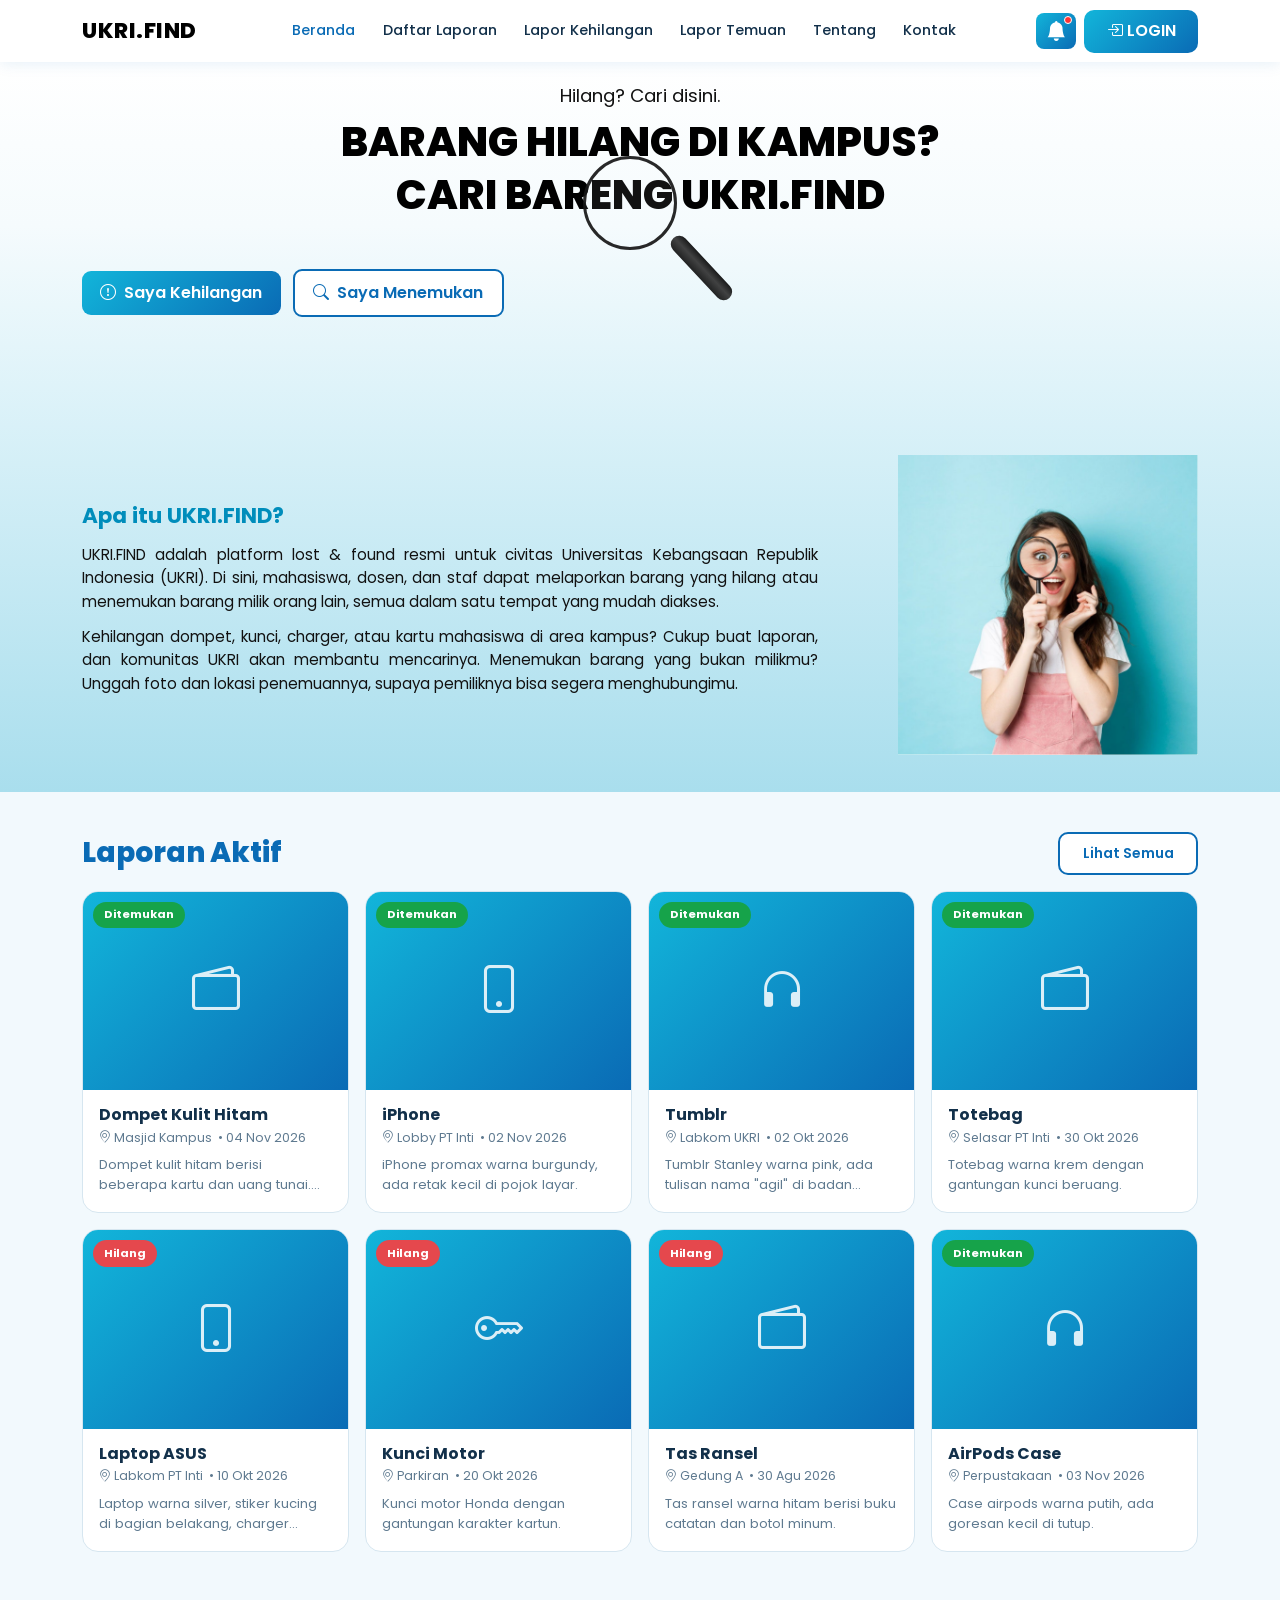
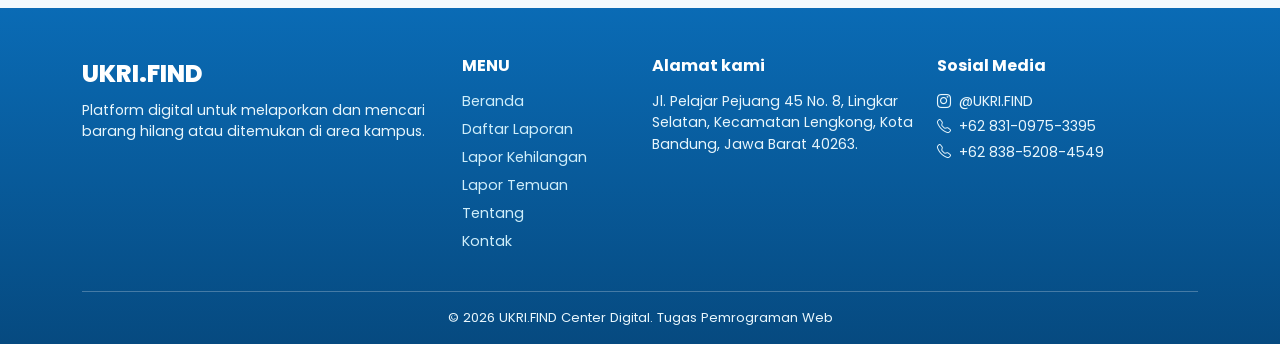
<file: index.html>
<!DOCTYPE html>
<html lang="id">
<head>
    <meta charset="UTF-8">
    <meta name="viewport" content="width=device-width, initial-scale=1">
    <title>UKRI.FIND — Beranda</title>
    <link href="https://cdn.jsdelivr.net/npm/bootstrap@5.3.3/dist/css/bootstrap.min.css" rel="stylesheet">
    <link href="https://cdn.jsdelivr.net/npm/bootstrap-icons@1.11.3/font/bootstrap-icons.min.css" rel="stylesheet">
    <link href="https://fonts.googleapis.com/css2?family=Poppins:wght@400;500;600;700;800&display=swap" rel="stylesheet">
    <link href="css/index.css" rel="stylesheet">
</head>
<body data-page="home">

    <!-- NAVBAR -->
    <nav class="navbar navbar-expand-lg navbar-ukri sticky-top">
        <div class="container">
            <a class="navbar-brand" href="index.html">
                UKRI<span>.FIND</span>
            </a>
            <button class="navbar-toggler" type="button" data-bs-toggle="collapse" data-bs-target="#navMenu" aria-controls="navMenu" aria-expanded="false" aria-label="Buka navigasi">
                <span class="navbar-toggler-icon"></span>
            </button>
            <div class="collapse navbar-collapse" id="navMenu">
                <ul class="navbar-nav mx-auto mb-2 mb-lg-0">
                    <li class="nav-item">
                        <a class="nav-link active" href="index.html" aria-current="page">Beranda</a>
                    </li>
                    <li class="nav-item">
                        <a class="nav-link" href="daftar-laporan.html">Daftar Laporan</a>
                    </li>
                    <li class="nav-item">
                        <a class="nav-link" href="lapor-kehilangan.html">Lapor Kehilangan</a>
                    </li>
                    <li class="nav-item">
                        <a class="nav-link" href="lapor-temuan.html">Lapor Temuan</a>
                    </li>
                    <li class="nav-item">
                        <a class="nav-link" href="tentang.html">Tentang</a>
                    </li>
                    <li class="nav-item">
                        <a class="nav-link" href="kontak.html">Kontak</a>
                    </li>
                </ul>

                <!-- Tombol Notifikasi dan Login -->
                <div class="d-flex align-items-center gap-2">
                    <button type="button" class="btn btn-notifikasi" aria-label="Notifikasi">
                        <i class="bi bi-bell-fill"></i>
                        <span class="notification-dot"></span>
                    </button>

                    <!-- JavaScript memperbarui tombol sesuai status login -->
                    <div id="auth-area">
                        <a class="btn btn-ukri" href="login.html">
                            <i class="bi bi-box-arrow-in-right me-1"></i>LOGIN
                        </a>
                    </div>
                </div>
            </div>
        </div>
    </nav>

    <main>

        <!-- HERO -->
        <section class="hero">
            <div class="container">
                <div class="hero-content">
                    <div id="greeting"></div>

                    <p class="hero-search-title">Hilang? Cari disini.</p>

                    <h1>
                        BARANG HILANG DI KAMPUS?
                        <br>
                        CARI BARENG UKRI.FIND
                    </h1>

                    <!-- Ilustrasi kaca pembesar dekoratif -->
                    <div class="hero-search-icon" aria-hidden="true">
                        <span class="magnifier-glass"></span>
                        <span class="magnifier-handle"></span>
                    </div>

                    <div class="hero-buttons">
                        <a href="lapor-kehilangan.html" class="btn btn-ukri">
                            <i class="bi bi-exclamation-circle me-1"></i>
                            Saya Kehilangan
                        </a>
                        <a href="lapor-temuan.html" class="btn btn-outline-ukri">
                            <i class="bi bi-search me-1"></i>
                            Saya Menemukan
                        </a>
                        <span id="hero-extra" class="d-contents"></span>
                    </div>
                </div>
            </div>
        </section>

        <!-- PENCARIAN
             Form tetap dipertahankan di DOM agar fungsi index.js tidak rusak.
             Disembunyikan karena tidak terdapat pada desain acuan. -->
        <div class="search-function-holder" aria-hidden="true">
            <div class="container">
                <div class="search-card">
                    <h5>
                        <i class="bi bi-search me-2"></i>Hilang? Cari disini.
                    </h5>
                    <form id="search-form" class="row g-2 mt-1">
                        <div class="col-md-6">
                            <input id="s-q" class="form-control" placeholder="Cari barang yang hilang">
                        </div>
                        <div class="col-md-4">
                            <select id="s-kategori" class="form-select"></select>
                        </div>
                        <div class="col-md-2 d-grid">
                            <button class="btn btn-ukri">Cari</button>
                        </div>
                    </form>
                </div>
            </div>
        </div>

        <!-- APA ITU -->
        <section class="section about-section">
            <div class="container">
                <div class="row g-4 align-items-center">

                    <!-- Deskripsi UKRI.FIND -->
                    <div class="col-lg-8">
                        <h2 class="section-title">Apa itu UKRI.FIND?</h2>

                        <p class="section-sub">
                            UKRI.FIND adalah platform lost &amp; found resmi untuk civitas Universitas Kebangsaan Republik Indonesia (UKRI). Di sini, mahasiswa, dosen, dan staf dapat melaporkan barang yang hilang atau menemukan barang milik orang lain, semua dalam satu tempat yang mudah diakses.
                        </p>

                        <p class="section-sub">
                            Kehilangan dompet, kunci, charger, atau kartu mahasiswa di area kampus? Cukup buat laporan, dan komunitas UKRI akan membantu mencarinya. Menemukan barang yang bukan milikmu? Unggah foto dan lokasi penemuannya, supaya pemiliknya bisa segera menghubungimu.
                        </p>
                    </div>

                    <!-- Foto -->
                    <div class="col-lg-4">
                        <div class="about-image">
                            <img
                                src="img/foto-perempuan.png"
                                alt="Perempuan menggunakan kaca pembesar">
                        </div>
                    </div>

                </div>
            </div>
        </section>

        <!-- LAPORAN AKTIF -->
        <section class="section active-reports-section">
            <div class="container">
                <div class="d-flex justify-content-between align-items-center mb-3">
                    <h3 class="section-title mb-0">Laporan Aktif</h3>
                    <a href="daftar-laporan.html" class="btn btn-outline-ukri btn-sm">
                        Lihat Semua
                    </a>
                </div>
                <div class="row g-3" id="latest-grid"></div>
            </div>
        </section>

    </main>

    <!-- FOOTER -->
    <footer class="footer-ukri">
        <div class="container">
            <div class="row g-4">
                <div class="col-lg-4">
                    <div class="brand">UKRI.FIND</div>
                    <p class="mt-2">
                        Platform digital untuk melaporkan dan mencari barang hilang atau ditemukan di area kampus.
                    </p>
                </div>

                <div class="col-6 col-lg-2">
                    <h6>MENU</h6>
                    <a href="index.html">Beranda</a>
                    <a href="daftar-laporan.html">Daftar Laporan</a>
                    <a href="lapor-kehilangan.html">Lapor Kehilangan</a>
                    <a href="lapor-temuan.html">Lapor Temuan</a>
                    <a href="tentang.html">Tentang</a>
                    <a href="kontak.html">Kontak</a>
                </div>

                <div class="col-6 col-lg-3">
                    <h6>Alamat kami</h6>
                    <p>
                        Jl. Pelajar Pejuang 45 No. 8, Lingkar Selatan, Kecamatan Lengkong, Kota Bandung, Jawa Barat 40263.
                    </p>
                </div>

                <div class="col-lg-3">
                    <h6>Sosial Media</h6>
                    <p class="mb-1">
                        <i class="bi bi-instagram me-2"></i>@UKRI.FIND
                    </p>
                    <p class="mb-1">
                        <i class="bi bi-telephone me-2"></i>+62 831-0975-3395
                    </p>
                    <p>
                        <i class="bi bi-telephone me-2"></i>+62 838-5208-4549
                    </p>
                </div>
            </div>

            <div class="footer-bottom">
                &copy; 2026 UKRI.FIND Center Digital. Tugas Pemrograman Web
            </div>
        </div>
    </footer>

    <!-- JAVASCRIPT -->
    <script src="https://cdn.jsdelivr.net/npm/bootstrap@5.3.3/dist/js/bootstrap.bundle.min.js"></script>
    <script src="js/common.js"></script>
    <script src="js/index.js"></script>

</body>
</html>
</file>
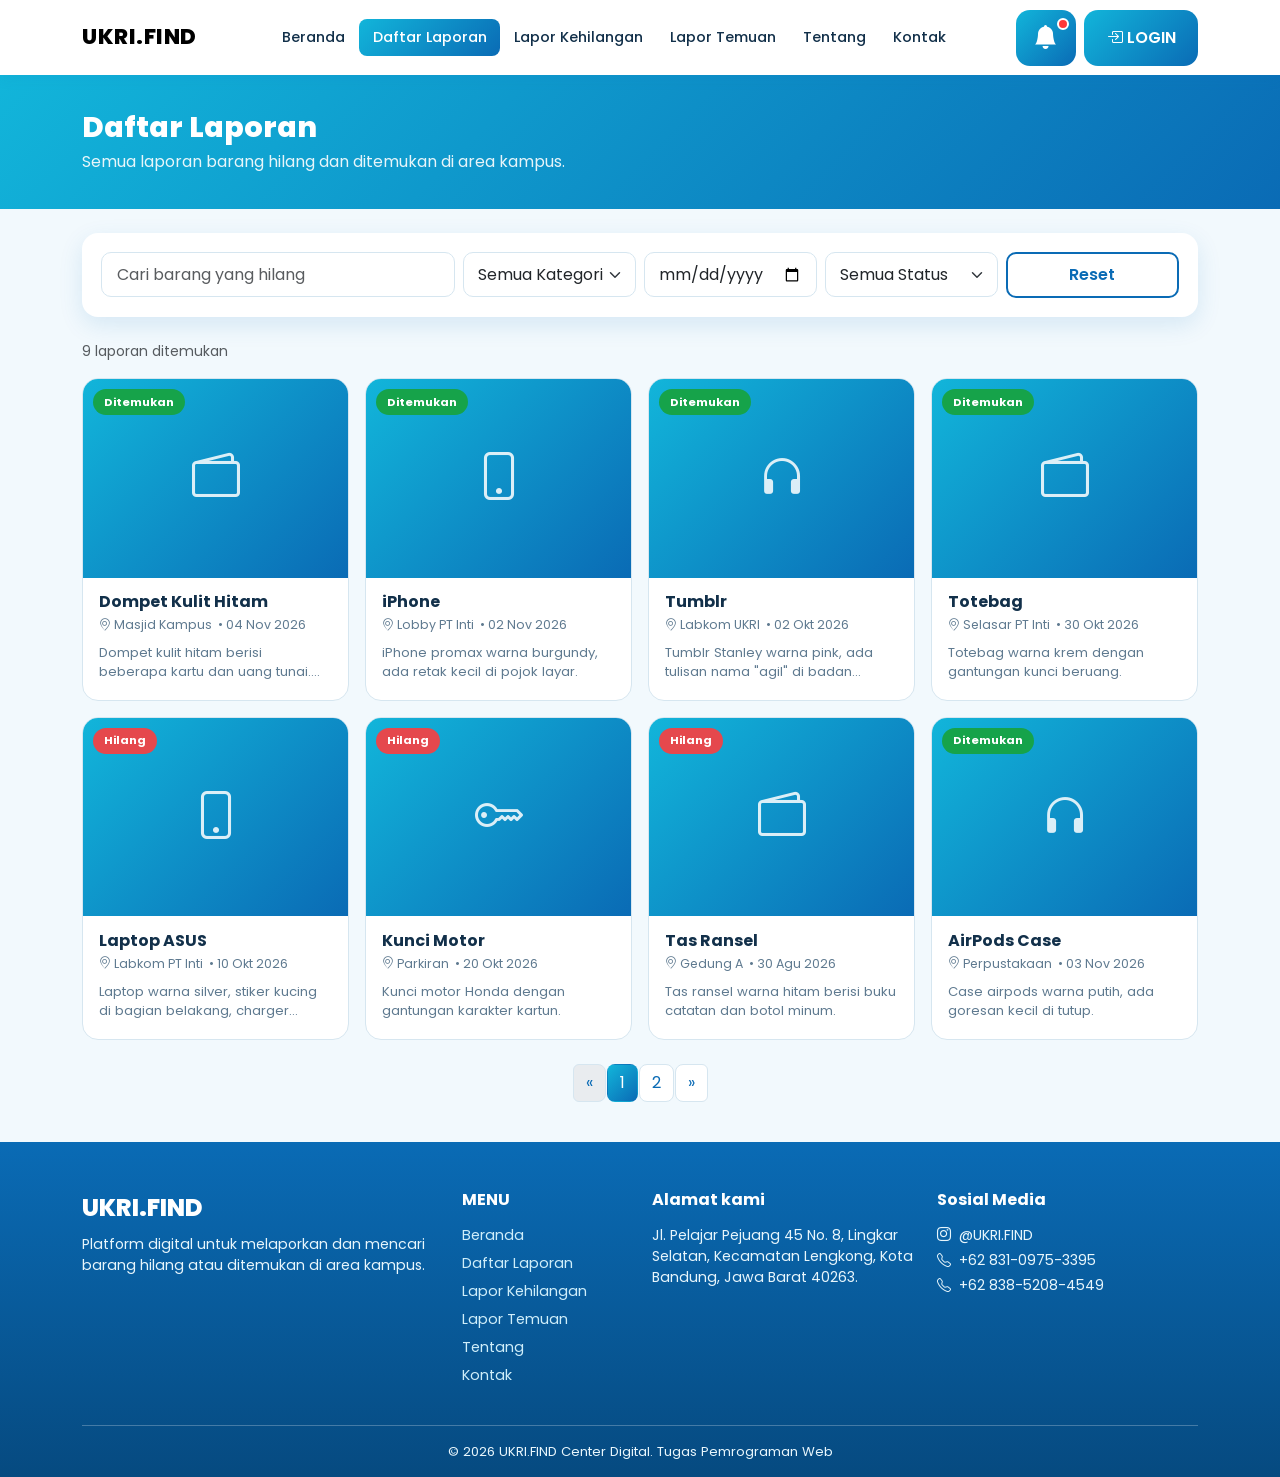
<file: daftar-laporan.html>
<!DOCTYPE html>
<html lang="id">
<head>
  <meta charset="UTF-8">
  <meta name="viewport" content="width=device-width, initial-scale=1">
  <title>UKRI.FIND — Daftar Laporan</title>
  <link href="https://cdn.jsdelivr.net/npm/bootstrap@5.3.3/dist/css/bootstrap.min.css" rel="stylesheet">
  <link href="https://cdn.jsdelivr.net/npm/bootstrap-icons@1.11.3/font/bootstrap-icons.min.css" rel="stylesheet">
  <link href="https://fonts.googleapis.com/css2?family=Poppins:wght@400;500;600;700;800&display=swap" rel="stylesheet">
  <link href="css/daftar-laporan.css" rel="stylesheet">
</head>
<body data-page="list">
  <nav class="navbar navbar-expand-lg navbar-ukri sticky-top">
  <div class="container">
    <a class="navbar-brand" href="index.html">UKRI<span>.FIND</span></a>
    <button class="navbar-toggler" type="button" data-bs-toggle="collapse" data-bs-target="#navMenu" aria-controls="navMenu" aria-expanded="false" aria-label="Buka navigasi"><span class="navbar-toggler-icon"></span></button>
    <div class="collapse navbar-collapse" id="navMenu"><ul class="navbar-nav mx-auto mb-2 mb-lg-0"><li class="nav-item"><a class="nav-link" href="index.html">Beranda</a></li><li class="nav-item"><a class="nav-link active" href="daftar-laporan.html" aria-current="page">Daftar Laporan</a></li><li class="nav-item"><a class="nav-link" href="lapor-kehilangan.html">Lapor Kehilangan</a></li><li class="nav-item"><a class="nav-link" href="lapor-temuan.html">Lapor Temuan</a></li><li class="nav-item"><a class="nav-link" href="tentang.html">Tentang</a></li><li class="nav-item"><a class="nav-link" href="kontak.html">Kontak</a></li></ul>

      <!-- JavaScript hanya memperbarui tombol sesuai status login -->

      <!-- TAMBAHAN: Tombol notifikasi -->
      <button type="button" class="btn-notification"
        aria-label="Notifikasi"
        title="Notifikasi">
        <i class="bi bi-bell-fill"></i>
        <span class="notification-dot"></span>
      </button>

      <div id="auth-area"><a class="btn btn-ukri" href="login.html"><i class="bi bi-box-arrow-in-right me-1"></i>LOGIN</a></div>
    </div>
  </div>
</nav>

  <main>
    <div class="page-header">
      <div class="container">
        <h1>Daftar Laporan</h1>
        <p>Semua laporan barang hilang dan ditemukan di area kampus.</p>
      </div>
    </div>

    <div class="container py-4">
      <div class="filter-bar mb-4">
        <div class="row g-2">
          <div class="col-lg-4"><input id="f-q" class="form-control" placeholder="Cari barang yang hilang"></div>
          <div class="col-6 col-lg-2"><select id="f-kategori" class="form-select">
            <option value="">Semua Kategori</option>
            <option value="Elektronik">Elektronik</option>
            <option value="Aksesoris">Aksesoris</option>
            <option value="Tas &amp; Dompet">Tas &amp; Dompet</option>
            <option value="Alat Tulis">Alat Tulis</option>
            <option value="Pakaian">Pakaian</option>
            <option value="Kunci">Kunci</option>
            <option value="Dokumen/Kartu">Dokumen/Kartu</option>
            <option value="Lainnya">Lainnya</option>
          </select></div>
          <div class="col-6 col-lg-2"><input id="f-tanggal" type="date" class="form-control" title="Filter tanggal"></div>
          <div class="col-6 col-lg-2">
            <select id="f-status" class="form-select">
              <option value="">Semua Status</option>
              <option value="hilang">Hilang</option>
              <option value="ditemukan">Ditemukan</option>
            </select>
          </div>
          <div class="col-6 col-lg-2 d-grid"><button id="f-reset" class="btn btn-outline-ukri">Reset</button></div>
        </div>
      </div>

      <p id="result-count" class="text-muted small" aria-live="polite">Memuat laporan...</p>
      <div class="row g-3" id="list-grid" aria-live="polite"></div>
      <nav class="mt-4" aria-label="Navigasi halaman laporan">
        <ul class="pagination justify-content-center" id="pagination"></ul>
      </nav>

      <!-- Template tampilan ditulis di HTML; JavaScript hanya mengisi data dan interaksi. -->
      <template id="report-card-template">
        <div class="col-6 col-md-4 col-lg-3 report-item">
          <a href="#" class="report-card" data-report-link>
            <div class="rc-img">
              <img data-report-image alt="" loading="lazy" hidden>
              <i class="bi bi-box-seam" data-report-icon aria-hidden="true"></i>
              <span class="badge-status" data-report-status></span>
            </div>
            <div class="rc-body">
              <h6 data-report-name></h6>
              <div class="rc-meta">
                <span><i class="bi bi-geo-alt" aria-hidden="true"></i> <span data-report-location></span></span>
                <span>&bull; <span data-report-date></span></span>
              </div>
              <p class="rc-desc" data-report-description></p>
            </div>
          </a>
        </div>
      </template>

      <template id="empty-state-template">
        <div class="empty-state w-100">
          <i class="bi bi-search" aria-hidden="true"></i>
          <p>Tidak ada laporan yang sesuai filter.</p>
        </div>
      </template>

      <template id="pagination-item-template">
        <li class="page-item"><a class="page-link" href="#"></a></li>
      </template>
    </div>
  </main>

  <footer class="footer-ukri">
  <div class="container">
    <div class="row g-4">
      <div class="col-lg-4"><div class="brand">UKRI.FIND</div><p class="mt-2">Platform digital untuk melaporkan dan mencari barang hilang atau ditemukan di area kampus.</p></div>
      <div class="col-6 col-lg-2"><h6>MENU</h6><a href="index.html">Beranda</a><a href="daftar-laporan.html">Daftar Laporan</a><a href="lapor-kehilangan.html">Lapor Kehilangan</a><a href="lapor-temuan.html">Lapor Temuan</a><a href="tentang.html">Tentang</a><a href="kontak.html">Kontak</a></div>
      <div class="col-6 col-lg-3"><h6>Alamat kami</h6><p>Jl. Pelajar Pejuang 45 No. 8, Lingkar Selatan, Kecamatan Lengkong, Kota Bandung, Jawa Barat 40263.</p></div>
      <div class="col-lg-3"><h6>Sosial Media</h6><p class="mb-1"><i class="bi bi-instagram me-2"></i>@UKRI.FIND</p><p class="mb-1"><i class="bi bi-telephone me-2"></i>+62 831-0975-3395</p><p><i class="bi bi-telephone me-2"></i>+62 838-5208-4549</p></div>
    </div><div class="footer-bottom">&copy; 2026 UKRI.FIND Center Digital. Tugas Pemrograman Web</div>
  </div>
</footer>

  <script src="https://cdn.jsdelivr.net/npm/bootstrap@5.3.3/dist/js/bootstrap.bundle.min.js"></script>
  <script src="js/common.js"></script>
  <script src="js/daftar-laporan.js"></script>
</body>
</html>
</file>
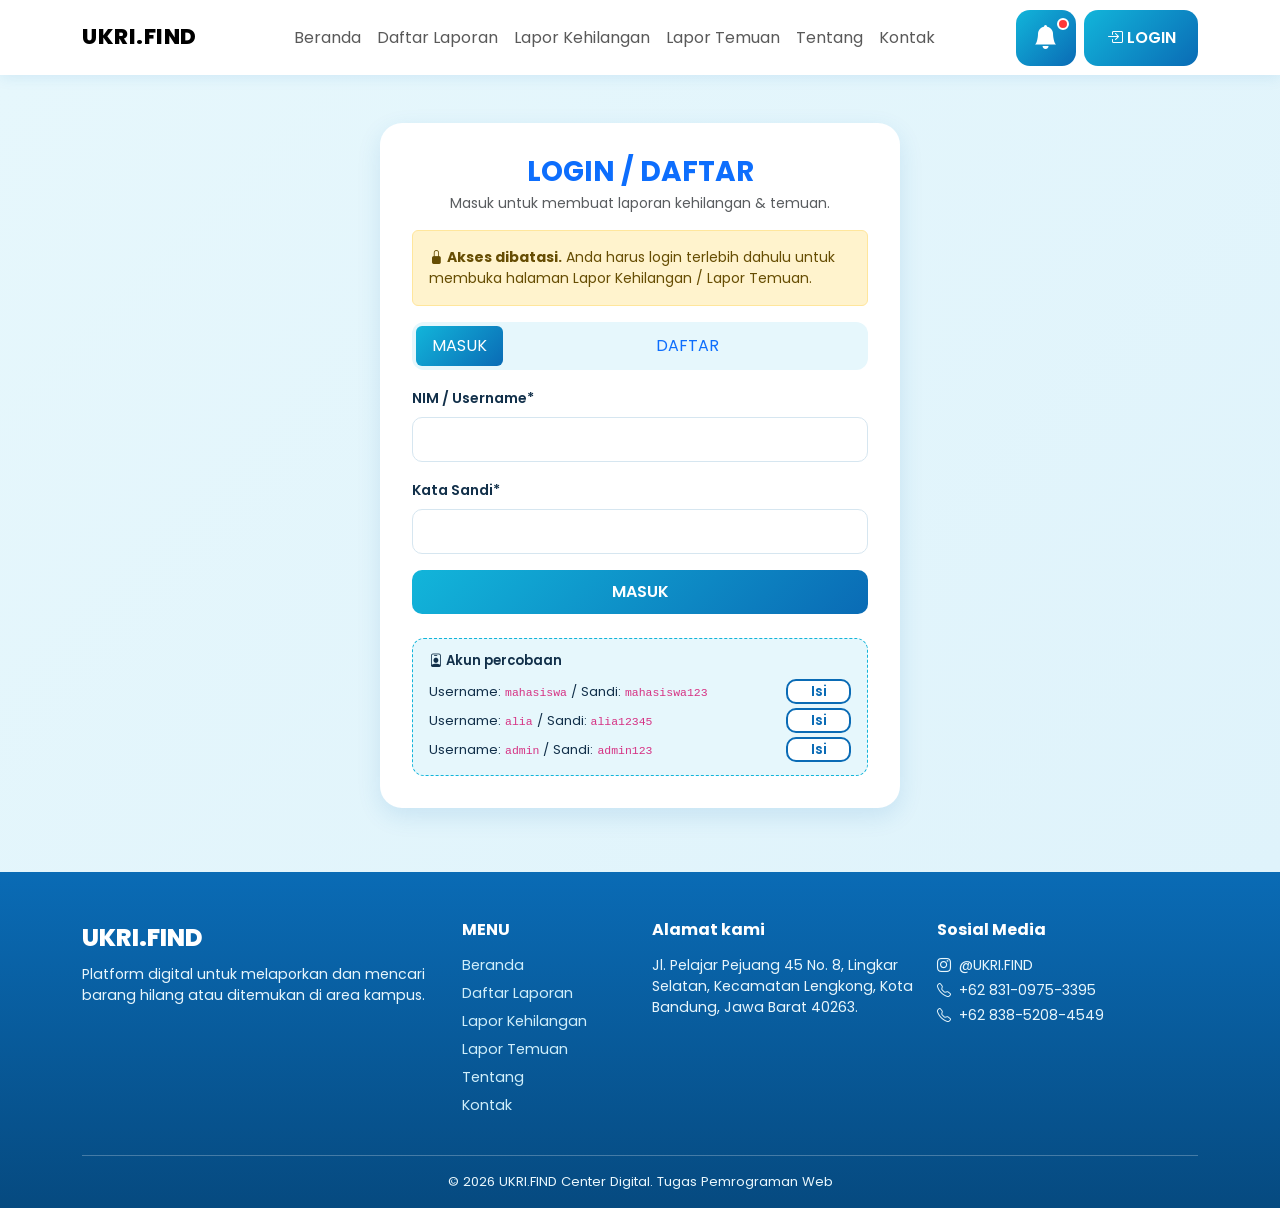
<file: dashboard.html>
<!DOCTYPE html>
<html lang="id">
<head>
  <meta charset="UTF-8">
  <meta name="viewport" content="width=device-width, initial-scale=1">
  <title>UKRI.FIND — Dashboard</title>
  <link href="https://cdn.jsdelivr.net/npm/bootstrap@5.3.3/dist/css/bootstrap.min.css" rel="stylesheet">
  <link href="https://cdn.jsdelivr.net/npm/bootstrap-icons@1.11.3/font/bootstrap-icons.min.css" rel="stylesheet">
  <link href="https://fonts.googleapis.com/css2?family=Poppins:wght@400;500;600;700;800&display=swap" rel="stylesheet">
  <link href="css/dashboard.css" rel="stylesheet">
  <!-- PENJAGA HALAMAN ada di js/dashboard.js: belum login -> dialihkan ke login.html -->
  <script src="js/common.js"></script>
  <script src="js/dashboard.js"></script>
</head>
<body data-page="dashboard">
  <nav class="navbar navbar-expand-lg navbar-ukri sticky-top">
  <div class="container">
    <a class="navbar-brand" href="index.html">UKRI<span>.FIND</span></a>
    <button class="navbar-toggler" type="button" data-bs-toggle="collapse" data-bs-target="#navMenu" aria-controls="navMenu" aria-expanded="false" aria-label="Buka navigasi"><span class="navbar-toggler-icon"></span></button>
    <div class="collapse navbar-collapse" id="navMenu"><ul class="navbar-nav mx-auto mb-2 mb-lg-0"><li class="nav-item"><a class="nav-link" href="index.html">Beranda</a></li><li class="nav-item"><a class="nav-link" href="daftar-laporan.html">Daftar Laporan</a></li><li class="nav-item"><a class="nav-link" href="lapor-kehilangan.html">Lapor Kehilangan</a></li><li class="nav-item"><a class="nav-link" href="lapor-temuan.html">Lapor Temuan</a></li><li class="nav-item"><a class="nav-link" href="tentang.html">Tentang</a></li><li class="nav-item"><a class="nav-link" href="kontak.html">Kontak</a></li></ul>
      <!-- JavaScript hanya memperbarui tombol sesuai status login -->
      <div id="auth-area"><a class="btn btn-ukri" href="login.html"><i class="bi bi-box-arrow-in-right me-1"></i>LOGIN</a></div>
    </div>
  </div>
</nav>

  <main>
    <div class="page-header">
      <div class="container">
        <h1><i class="bi bi-speedometer2 me-2"></i>Dashboard</h1>
        <p>Halo, <span id="dash-name"></span>. Kelola laporan Anda di sini.</p>
      </div>
    </div>

    <div class="container py-4">
      <div class="row g-3 mb-4">
        <div class="col-4"><div class="info-card text-center"><div class="h2 fw-bold text-primary mb-0" id="stat-total">0</div><small class="text-muted">Total Laporan</small></div></div>
        <div class="col-4"><div class="info-card text-center"><div class="h2 fw-bold text-danger mb-0" id="stat-hilang">0</div><small class="text-muted">Kehilangan</small></div></div>
        <div class="col-4"><div class="info-card text-center"><div class="h2 fw-bold text-success mb-0" id="stat-temuan">0</div><small class="text-muted">Temuan</small></div></div>
      </div>

      <div class="d-flex gap-2 mb-3 flex-wrap">
        <a href="lapor-kehilangan.html" class="btn btn-ukri">Saya Kehilangan</a>
        <a href="lapor-temuan.html" class="btn btn-outline-ukri">Saya Menemukan</a>
      </div>

      <div class="info-card p-0 overflow-hidden">
        <div class="table-responsive">
          <table class="table align-middle mb-0">
            <thead class="table-light"><tr><th>Barang</th><th>Status</th><th>Lokasi</th><th>Tanggal</th><th></th></tr></thead>
            <tbody id="dash-list"></tbody>
          </table>
        </div>
      </div>
    </div>
  </main>

  <footer class="footer-ukri">
  <div class="container">
    <div class="row g-4">
      <div class="col-lg-4"><div class="brand">UKRI.FIND</div><p class="mt-2">Platform digital untuk melaporkan dan mencari barang hilang atau ditemukan di area kampus.</p></div>
      <div class="col-6 col-lg-2"><h6>MENU</h6><a href="index.html">Beranda</a><a href="daftar-laporan.html">Daftar Laporan</a><a href="lapor-kehilangan.html">Lapor Kehilangan</a><a href="lapor-temuan.html">Lapor Temuan</a><a href="tentang.html">Tentang</a><a href="kontak.html">Kontak</a></div>
      <div class="col-6 col-lg-3"><h6>Alamat kami</h6><p>Jl. Pelajar Pejuang 45 No. 8, Lingkar Selatan, Kecamatan Lengkong, Kota Bandung, Jawa Barat 40263.</p></div>
      <div class="col-lg-3"><h6>Sosial Media</h6><p class="mb-1"><i class="bi bi-instagram me-2"></i>@UKRI.FIND</p><p class="mb-1"><i class="bi bi-telephone me-2"></i>+62 831-0975-3395</p><p><i class="bi bi-telephone me-2"></i>+62 838-5208-4549</p></div>
    </div><div class="footer-bottom">&copy; 2026 UKRI.FIND Center Digital. Tugas Pemrograman Web</div>
  </div>
</footer>

  <script src="https://cdn.jsdelivr.net/npm/bootstrap@5.3.3/dist/js/bootstrap.bundle.min.js"></script>
</body>
</html>
</file>
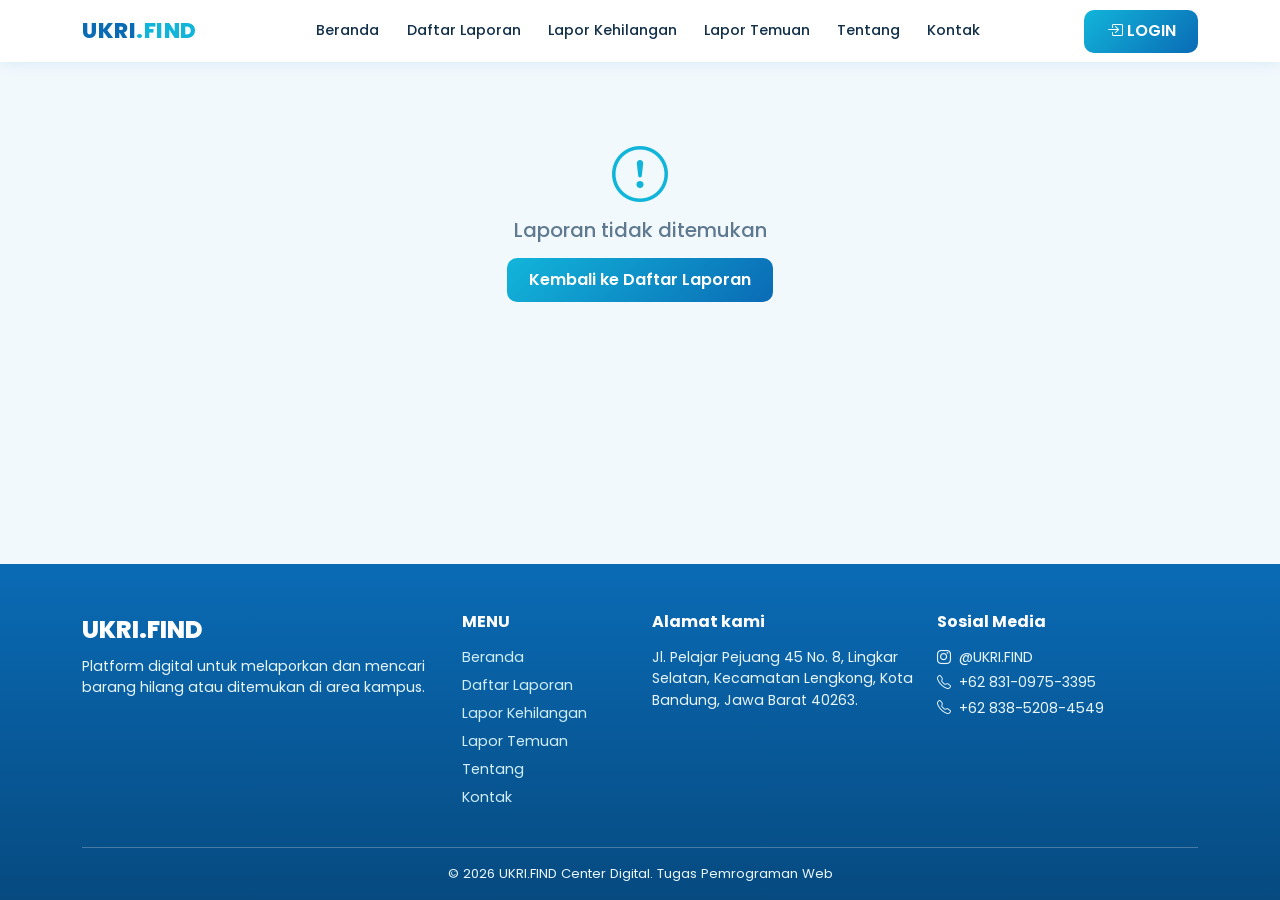
<file: detail-laporan.html>
<!DOCTYPE html>
<html lang="id">
<head>
  <meta charset="UTF-8">
  <meta name="viewport" content="width=device-width, initial-scale=1">
  <title>UKRI.FIND — Detail Laporan</title>
  <link href="https://cdn.jsdelivr.net/npm/bootstrap@5.3.3/dist/css/bootstrap.min.css" rel="stylesheet">
  <link href="https://cdn.jsdelivr.net/npm/bootstrap-icons@1.11.3/font/bootstrap-icons.min.css" rel="stylesheet">
  <link href="https://fonts.googleapis.com/css2?family=Poppins:wght@400;500;600;700;800&display=swap" rel="stylesheet">
  <link href="css/detail-laporan.css" rel="stylesheet">
</head>
<body data-page="detail">
  <nav class="navbar navbar-expand-lg navbar-ukri sticky-top">
  <div class="container">
    <a class="navbar-brand" href="index.html">UKRI<span>.FIND</span></a>
    <button class="navbar-toggler" type="button" data-bs-toggle="collapse" data-bs-target="#navMenu" aria-controls="navMenu" aria-expanded="false" aria-label="Buka navigasi"><span class="navbar-toggler-icon"></span></button>
    <div class="collapse navbar-collapse" id="navMenu"><ul class="navbar-nav mx-auto mb-2 mb-lg-0"><li class="nav-item"><a class="nav-link" href="index.html">Beranda</a></li><li class="nav-item"><a class="nav-link" href="daftar-laporan.html">Daftar Laporan</a></li><li class="nav-item"><a class="nav-link" href="lapor-kehilangan.html">Lapor Kehilangan</a></li><li class="nav-item"><a class="nav-link" href="lapor-temuan.html">Lapor Temuan</a></li><li class="nav-item"><a class="nav-link" href="tentang.html">Tentang</a></li><li class="nav-item"><a class="nav-link" href="kontak.html">Kontak</a></li></ul>
      <!-- JavaScript hanya memperbarui tombol sesuai status login -->
      <div id="auth-area"><a class="btn btn-ukri" href="login.html"><i class="bi bi-box-arrow-in-right me-1"></i>LOGIN</a></div>
    </div>
  </div>
</nav>

  <main>
    <div class="container py-4" id="detail-box"></div>
  </main>

  <footer class="footer-ukri">
  <div class="container">
    <div class="row g-4">
      <div class="col-lg-4"><div class="brand">UKRI.FIND</div><p class="mt-2">Platform digital untuk melaporkan dan mencari barang hilang atau ditemukan di area kampus.</p></div>
      <div class="col-6 col-lg-2"><h6>MENU</h6><a href="index.html">Beranda</a><a href="daftar-laporan.html">Daftar Laporan</a><a href="lapor-kehilangan.html">Lapor Kehilangan</a><a href="lapor-temuan.html">Lapor Temuan</a><a href="tentang.html">Tentang</a><a href="kontak.html">Kontak</a></div>
      <div class="col-6 col-lg-3"><h6>Alamat kami</h6><p>Jl. Pelajar Pejuang 45 No. 8, Lingkar Selatan, Kecamatan Lengkong, Kota Bandung, Jawa Barat 40263.</p></div>
      <div class="col-lg-3"><h6>Sosial Media</h6><p class="mb-1"><i class="bi bi-instagram me-2"></i>@UKRI.FIND</p><p class="mb-1"><i class="bi bi-telephone me-2"></i>+62 831-0975-3395</p><p><i class="bi bi-telephone me-2"></i>+62 838-5208-4549</p></div>
    </div><div class="footer-bottom">&copy; 2026 UKRI.FIND Center Digital. Tugas Pemrograman Web</div>
  </div>
</footer>

  <script src="https://cdn.jsdelivr.net/npm/bootstrap@5.3.3/dist/js/bootstrap.bundle.min.js"></script>
  <script src="js/common.js"></script>
  <script src="js/detail-laporan.js"></script>
</body>
</html>
</file>
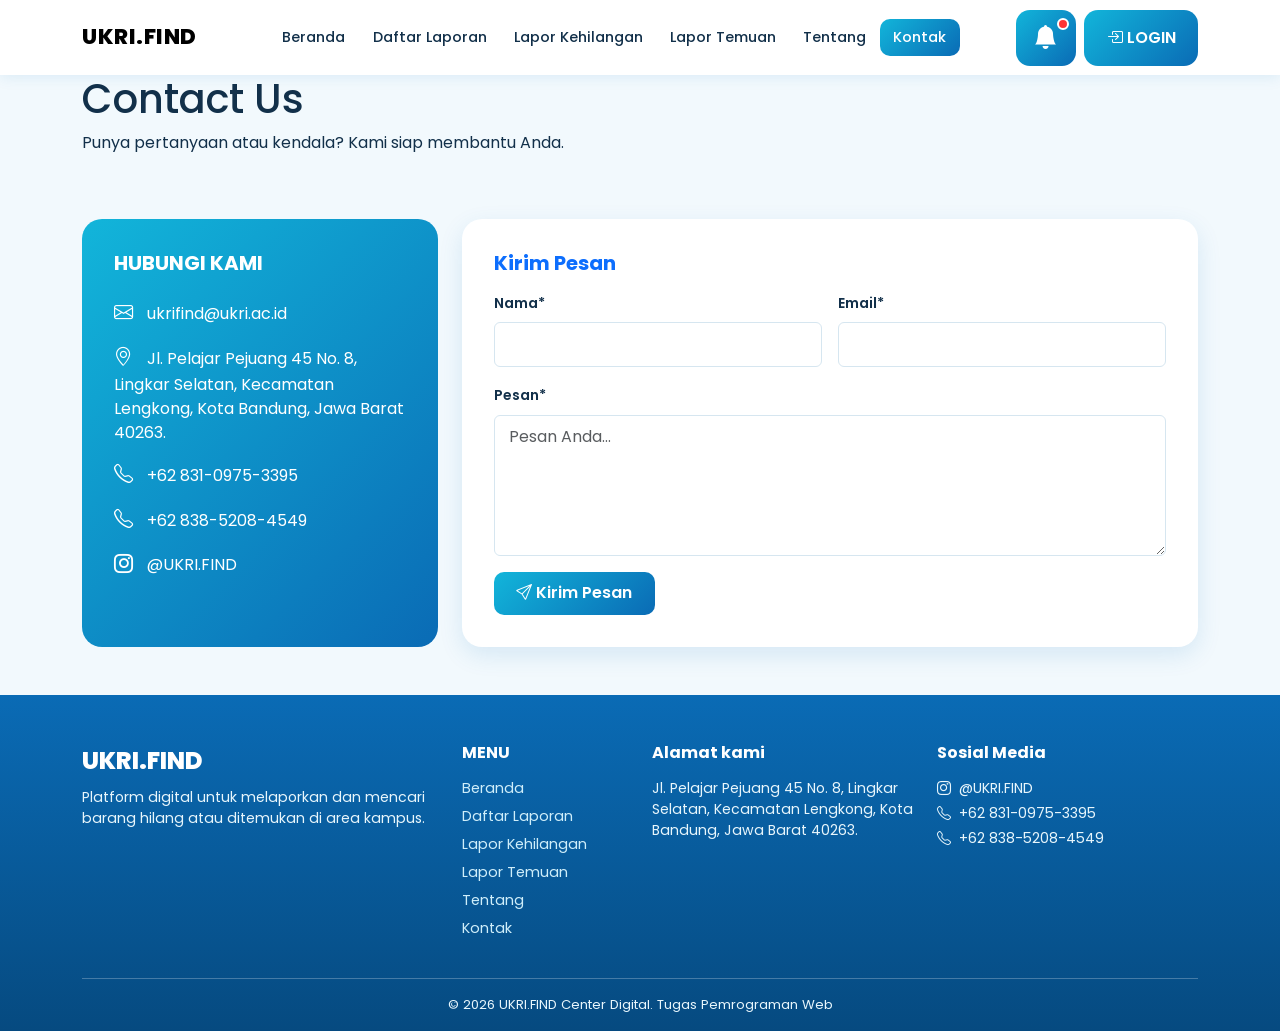
<file: kontak.html>
<!DOCTYPE html>
<html lang="id">
<head>
    <meta charset="UTF-8">
    <meta name="viewport" content="width=device-width, initial-scale=1">
    <title>UKRI.FIND — Kontak</title>

    <link href="https://cdn.jsdelivr.net/npm/bootstrap@5.3.3/dist/css/bootstrap.min.css" rel="stylesheet">
    <link href="https://cdn.jsdelivr.net/npm/bootstrap-icons@1.11.3/font/bootstrap-icons.min.css" rel="stylesheet">
    <link href="https://fonts.googleapis.com/css2?family=Poppins:wght@400;500;600;700;800&display=swap" rel="stylesheet">
    <link href="css/kontak.css" rel="stylesheet">
</head>

<body data-page="contact">

    <!-- NAVBAR -->
    <nav class="navbar navbar-expand-lg navbar-ukri sticky-top">
        <div class="container">

            <a class="navbar-brand" href="index.html">
                UKRI<span>.FIND</span>
            </a>

            <button class="navbar-toggler" type="button" data-bs-toggle="collapse"
                data-bs-target="#navMenu" aria-controls="navMenu"
                aria-expanded="false" aria-label="Buka navigasi">
                <span class="navbar-toggler-icon"></span>
            </button>

            <div class="collapse navbar-collapse" id="navMenu">

                <ul class="navbar-nav mx-auto mb-2 mb-lg-0">
                    <li class="nav-item">
                        <a class="nav-link" href="index.html">Beranda</a>
                    </li>
                    <li class="nav-item">
                        <a class="nav-link" href="daftar-laporan.html">Daftar Laporan</a>
                    </li>
                    <li class="nav-item">
                        <a class="nav-link" href="lapor-kehilangan.html">Lapor Kehilangan</a>
                    </li>
                    <li class="nav-item">
                        <a class="nav-link" href="lapor-temuan.html">Lapor Temuan</a>
                    </li>
                    <li class="nav-item">
                        <a class="nav-link" href="tentang.html">Tentang</a>
                    </li>
                    <li class="nav-item">
                        <a class="nav-link active" href="kontak.html" aria-current="page">Kontak</a>
                    </li>
                </ul>

                <!-- NOTIFIKASI DAN LOGIN -->
                <div class="d-flex align-items-center gap-2">

                    <button type="button" class="btn btn-notifikasi" aria-label="Notifikasi">
                        <i class="bi bi-bell-fill"></i>
                        <span class="notification-dot"></span>
                    </button>

                    <!-- Tombol Login -->
                    <div id="auth-area">
                        <a class="btn btn-ukri" href="login.html">
                            <i class="bi bi-box-arrow-in-right me-1"></i>LOGIN
                        </a>
                    </div>

                </div>
            </div>
        </div>
    </nav>

    <main>

        <!-- HEADER -->
        <div class="page-header">
            <div class="container">
                <h1>Contact Us</h1>
                <p>Punya pertanyaan atau kendala? Kami siap membantu Anda.</p>
            </div>
        </div>

        <!-- KONTEN KONTAK -->
        <div class="container py-5">
            <div class="row g-4">

                <!-- INFORMASI KONTAK -->
                <div class="col-lg-4">
                    <div class="contact-side">

                        <h5 class="fw-bold mb-4">HUBUNGI KAMI</h5>

                        <p>
                            <i class="bi bi-envelope"></i>
                            ukrifind@ukri.ac.id
                        </p>

                        <p>
                            <i class="bi bi-geo-alt"></i>
                            Jl. Pelajar Pejuang 45 No. 8, Lingkar Selatan,
                            Kecamatan Lengkong, Kota Bandung, Jawa Barat 40263.
                        </p>

                        <p>
                            <i class="bi bi-telephone"></i>
                            +62 831-0975-3395
                        </p>

                        <p>
                            <i class="bi bi-telephone"></i>
                            +62 838-5208-4549
                        </p>

                        <p class="mb-0">
                            <i class="bi bi-instagram"></i>
                            @UKRI.FIND
                        </p>

                    </div>
                </div>

                <!-- FORM KIRIM PESAN -->
                <div class="col-lg-8">
                    <div class="form-card form-main">

                        <h5 class="fw-bold text-primary mb-3">Kirim Pesan</h5>

                        <form id="contact-form" novalidate>
                            <div class="row g-3">

                                <div class="col-md-6">
                                    <label class="form-label" for="c-nama">Nama*</label>
                                    <input id="c-nama" class="form-control" required>
                                    <div class="invalid-feedback">
                                        Nama wajib diisi.
                                    </div>
                                </div>

                                <div class="col-md-6">
                                    <label class="form-label" for="c-email">Email*</label>
                                    <input id="c-email" type="email" class="form-control" required>
                                    <div class="invalid-feedback">
                                        Masukkan email yang valid.
                                    </div>
                                </div>

                                <div class="col-12">
                                    <label class="form-label" for="c-pesan">Pesan*</label>
                                    <textarea id="c-pesan" class="form-control"
                                        rows="5" placeholder="Pesan Anda..."
                                        required minlength="10"></textarea>
                                    <div class="invalid-feedback">
                                        Pesan minimal 10 karakter.
                                    </div>
                                </div>

                            </div>

                            <button class="btn btn-ukri mt-3">
                                <i class="bi bi-send me-1"></i>Kirim Pesan
                            </button>
                        </form>

                    </div>
                </div>

            </div>
        </div>

    </main>

    <!-- FOOTER -->
    <footer class="footer-ukri">
        <div class="container">

            <div class="row g-4">

                <div class="col-lg-4">
                    <div class="brand">UKRI.FIND</div>
                    <p class="mt-2">
                        Platform digital untuk melaporkan dan mencari barang
                        hilang atau ditemukan di area kampus.
                    </p>
                </div>

                <div class="col-6 col-lg-2">
                    <h6>MENU</h6>
                    <a href="index.html">Beranda</a>
                    <a href="daftar-laporan.html">Daftar Laporan</a>
                    <a href="lapor-kehilangan.html">Lapor Kehilangan</a>
                    <a href="lapor-temuan.html">Lapor Temuan</a>
                    <a href="tentang.html">Tentang</a>
                    <a href="kontak.html">Kontak</a>
                </div>

                <div class="col-6 col-lg-3">
                    <h6>Alamat kami</h6>
                    <p>
                        Jl. Pelajar Pejuang 45 No. 8, Lingkar Selatan,
                        Kecamatan Lengkong, Kota Bandung, Jawa Barat 40263.
                    </p>
                </div>

                <div class="col-lg-3">
                    <h6>Sosial Media</h6>
                    <p class="mb-1">
                        <i class="bi bi-instagram me-2"></i>@UKRI.FIND
                    </p>
                    <p class="mb-1">
                        <i class="bi bi-telephone me-2"></i>+62 831-0975-3395
                    </p>
                    <p>
                        <i class="bi bi-telephone me-2"></i>+62 838-5208-4549
                    </p>
                </div>

            </div>

            <div class="footer-bottom">
                &copy; 2026 UKRI.FIND Center Digital. Tugas Pemrograman Web
            </div>

        </div>
    </footer>

    <!-- JAVASCRIPT -->
    <script src="https://cdn.jsdelivr.net/npm/bootstrap@5.3.3/dist/js/bootstrap.bundle.min.js"></script>
    <script src="js/common.js"></script>
    <script src="js/kontak.js"></script>

</body>
</html>
</file>
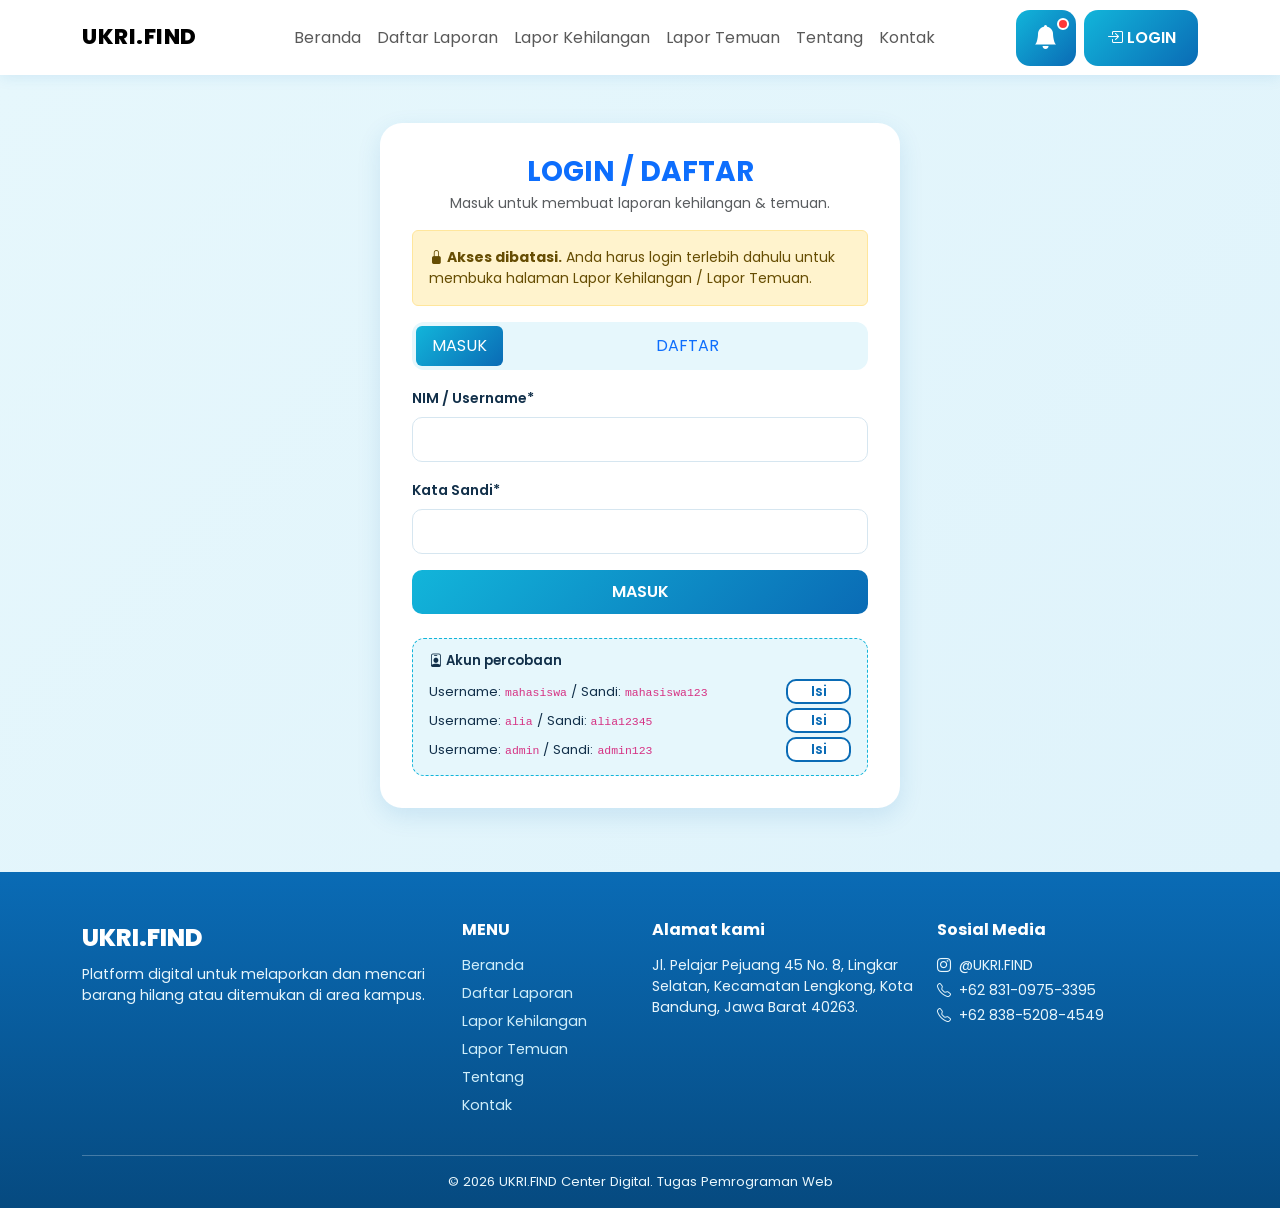
<file: lapor-kehilangan.html>
<!DOCTYPE html>
<html lang="id">
<head>
    <meta charset="UTF-8">
    <meta name="viewport" content="width=device-width, initial-scale=1">
    <title>UKRI.FIND - Lapor Kehilangan</title>
    <link href="https://cdn.jsdelivr.net/npm/bootstrap@5.3.3/dist/css/bootstrap.min.css" rel="stylesheet">
    <link href="https://cdn.jsdelivr.net/npm/bootstrap-icons@1.11.3/font/bootstrap-icons.min.css" rel="stylesheet">
    <link href="https://fonts.googleapis.com/css2?family=Poppins:wght@400;500;600;700;800&display=swap" rel="stylesheet">
    <link href="css/lapor-kehilangan.css" rel="stylesheet">
    <!-- PENJAGA HALAMAN: belum login -> langsung dialihkan ke login.html -->
    <!-- PENJAGA HALAMAN ada di js/lapor-kehilangan.js: belum login -> dialihkan ke login.html -->
    <script src="js/common.js"></script>
    <script src="js/lapor-kehilangan.js"></script>
</head>
<body data-page="lost">
    
<nav class="navbar navbar-expand-lg navbar-ukri sticky-top">
    <div class="container">
        <a class="navbar-brand" href="index.html">
            UKRI<span>.FIND</span>
        </a>

        <button class="navbar-toggler" type="button"
            data-bs-toggle="collapse"
            data-bs-target="#navMenu"
            aria-controls="navMenu"
            aria-expanded="false"
            aria-label="Buka navigasi">
            <span class="navbar-toggler-icon"></span>
        </button>

        <div class="navbar-collapse collapse" id="navMenu">

            <ul class="navbar-nav mx-auto mb-2 mb-lg-0">
                <li class="nav-item">
                    <a class="nav-link" href="index.html">Beranda</a>
                </li>

                <li class="nav-item">
                    <a class="nav-link" href="daftar-laporan.html">Daftar Laporan</a>
                </li>

                <li class="nav-item">
                    <a class="nav-link active" href="lapor-kehilangan.html" aria-current="page">
                        Lapor Kehilangan
                    </a>
                </li>

                <li class="nav-item">
                    <a class="nav-link" href="lapor-temuan.html">Lapor Temuan</a>
                </li>

                <li class="nav-item">
                    <a class="nav-link" href="tentang.html">Tentang</a>
                </li>

                <li class="nav-item">
                    <a class="nav-link" href="kontak.html">Kontak</a>
                </li>
            </ul>

            <!-- Tombol Notifikasi dan Login -->
            <div id="auth-area" class="d-flex align-items-center gap-2">

                <a href="notifikasi.html"
                    class="btn btn-notifikasi"
                    aria-label="Notifikasi">
                    <i class="bi bi-bell-fill"></i>
                </a>

                <a class="btn btn-ukri" href="login.html">
                    <i class="bi bi-person-fill me-1"></i>LOGIN
                </a>

            </div>

        </div>
    </div>
</nav>
    <main>
        
<main>
    <!-- HEADER LAPOR KEHILANGAN -->
    <div class="page-header">
        <div class="container">
            <h1>
                <i class="bi bi-exclamation-circle me-2"></i>
                Lapor Kehilangan
            </h1>

            <p>
                Isi data selengkap mungkin agar barangmu mudah dikenali dan dicocokkan
            </p>
        </div>
    </div>
    <div class="container py-4">
            <div class="form-card">
                <div class="row g-0">
                    <div class="col-lg-4">
                        <div class="form-side">
                            <h5 class="fw-bold mb-3"><i class="bi bi-info-circle me-2"></i>Informasi Penting</h5>
                            <ul class="list-unstyled small">
                                <li><i class="bi bi-check-circle me-2"></i>Isi data dengan lengkap dan benar.</li>
                                <li><i class="bi bi-check-circle me-2"></i>Cantumkan ciri-ciri barang secara detail.</li>
                                <li><i class="bi bi-check-circle me-2"></i>Pastikan nomor WhatsApp aktif untuk konfirmasi lebih lanjut.</li>
                            </ul>
                        </div>
                    </div>
                    <div class="col-lg-8">
                        <form id="report-form" class="form-main" novalidate>
                            <h5 class="fw-bold text-dark mb-3">Data Barang</h5>
                            <div class="row g-3">
                                <div class="col-md-6">
                                    <label class="form-label" for="nama">Nama Barang*</label>
                                    <input id="nama" class="form-control" placeholder="Contoh: Tas Hitam" required maxlength="60">
                                    <div class="invalid-feedback">Nama barang wajib diisi.</div>
                                </div>
                                <div class="col-md-6">
                                    <label class="form-label" for="lokasi">Lokasi Terakhir*</label>
                                    <input id="lokasi" class="form-control" placeholder="Contoh: Gedung B, Lt 2" required maxlength="80">
                                    <div class="invalid-feedback">Lokasi wajib diisi.</div>
                                </div>
                                <div class="col-md-6">
                                    <label class="form-label" for="kategori">Kategori*</label>
                                    <select id="kategori" class="form-select" required></select>
                                    <div class="invalid-feedback">Pilih kategori.</div>
                                </div>
                                <div class="col-md-6">
                                    <label class="form-label" for="tanggal">Tanggal Hilang*</label>
                                    <input id="tanggal" type="date" class="form-control" required>
                                    <div class="invalid-feedback">Tanggal tidak boleh kosong atau melewati hari ini.</div>
                                </div>
                                <div class="col-12">
                                    <label class="form-label" for="deskripsi">Deskripsi*</label>
                                    <textarea id="deskripsi" class="form-control" rows="3" maxlength="200" placeholder="Contoh: Warna hitam, ada gantungan kunci..." required></textarea>
                                    <div class="d-flex justify-content-between"><div class="invalid-feedback">Deskripsi wajib diisi.</div><small id="desc-count" class="text-muted ms-auto">0/200</small>
                                </div>
                                </div>
                                <div class="col-12">
                                    <label class="form-label">Foto Barang (Opsional)</label>
                                    <input id="foto" type="file" accept="image/jpeg,image/png" hidden>
                                    <div id="dropzone" class="dropzone">
                                        <i class="bi bi-cloud-arrow-up"></i>
                                        <p class="mb-0 fw-semibold">Klik untuk mengunggah foto atau drag &amp; drop</p>
                                        <small class="text-muted">Format: JPG, PNG | Maks. 5MB</small>
                                    </div>
                                    <div id="foto-err" class="text-danger small mt-1"></div>
                                </div>
                                <div class="col-12">
                                    <label class="form-label" for="wa">Nomor WhatsApp*</label>
                                    <input id="wa" class="form-control" placeholder="0123 4567 8910" required pattern="(\+62|62|0)8[0-9\s\-]{8,16}"inputmode="tel">
                                    <div class="invalid-feedback">Masukkan nomor WhatsApp Indonesia yang valid (08xx...).</div>
                                </div>
                            </div>
                            <div class="d-flex gap-2 justify-content-end mt-4">
                                <button type="button" id="btn-cancel" class="btn btn-outline-secondary" style="border-radius:10px">Batal</button>
                                <button class="btn btn-ukri" type="submit"><i class="bi bi-send me-1"></i>Kirim Laporan</button>
                            </div>
                        </form>
                    </div>
                </div>
            </div>
        </div>
    </main>

   <footer class="footer-ukri">
    <div class="container">
        <div class="row g-4">
            <!-- Kolom 1: Brand & Deskripsi -->
            <div class="col-lg-4">
                <div class="brand">UKRI.FIND</div>
                <p class="mt-2">Platform digital untuk melaporkan dan mencari barang hilang atau ditemukan di area kampus.</p>
            </div>

            <!-- Kolom 2: Menu Navigasi -->
            <div class="col-6 col-lg-2">
                <h6>MENU</h6>
                <div class="d-flex flex-column gap-1">
                    <a href="index.html">Beranda</a>
                    <a href="daftar-laporan.html">Daftar Laporan</a>
                    <a href="lapor-kehilangan.html">Lapor Kehilangan</a>
                    <a href="lapor-temuan.html">Lapor Temuan</a>
                    <a href="tentang.html">Tentang</a>
                    <a href="kontak.html">Kontak</a>
                </div>
            </div>

            <!-- Kolom 3: Alamat -->
            <div class="col-6 col-lg-3">
                <h6>Alamat Kami</h6>
                <p>Jl. Pelajar Pejuang 45 No. 8, Lingkar Selatan, Kecamatan Lengkong, Kota Bandung, Jawa Barat 40263.</p>
            </div>

            <!-- Kolom 4: Sosial Media & Kontak -->
            <div class="col-lg-3">
                <h6>Sosial Media</h6>
                <p class="mb-1"><i class="bi bi-instagram me-2"></i>@UKRI.FIND</p>
                <p class="mb-1"><i class="bi bi-telephone me-2"></i>+62 831-0975-3395</p>
                <p class="mb-0"><i class="bi bi-telephone me-2"></i>+62 838-5208-4549</p>
            </div>
        </div>

        <div class="footer-bottom text-center pt-4 mt-4 border-top">
            &copy; 2026 UKRI.FIND Center Digital. Tugas Pemrograman Web
        </div>
    </div>
</footer>

    <script src="https://cdn.jsdelivr.net/npm/bootstrap@5.3.3/dist/js/bootstrap.bundle.min.js"></script>
</body>
</html>
</file>
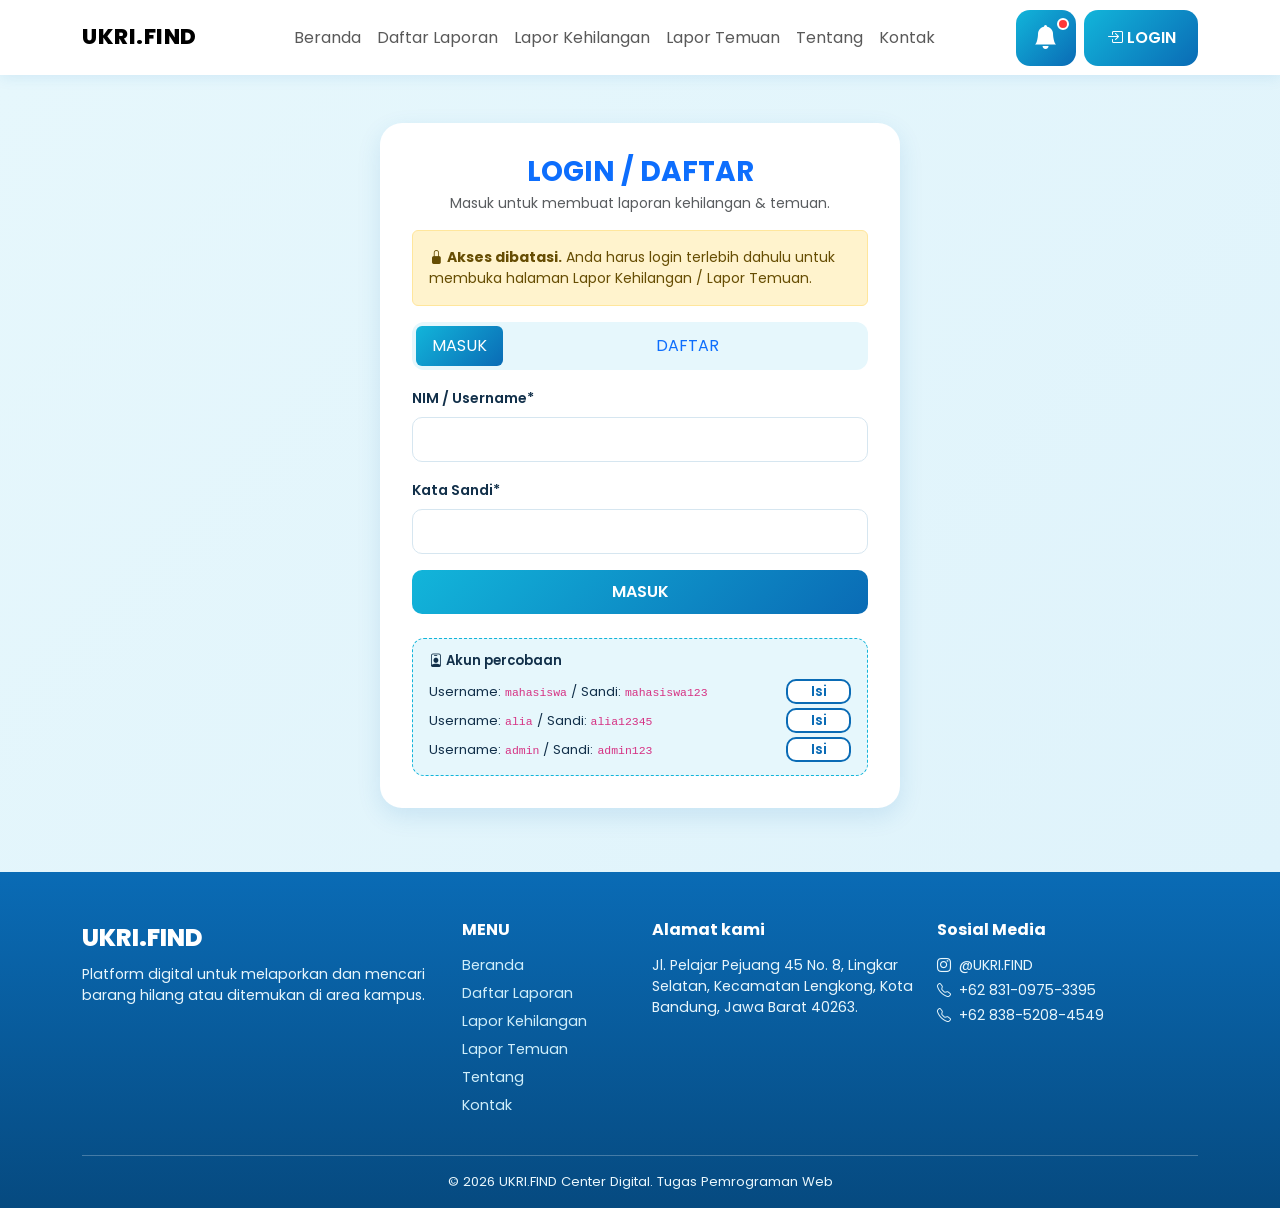
<file: lapor-temuan.html>
<!DOCTYPE html>
<html lang="id">
<head>
    <meta charset="UTF-8">
    <meta name="viewport" content="width=device-width, initial-scale=1">
    <title>UKRI.FIND - Lapor Temuan</title>
    <link href="https://cdn.jsdelivr.net/npm/bootstrap@5.3.3/dist/css/bootstrap.min.css" rel="stylesheet">
    <link href="https://cdn.jsdelivr.net/npm/bootstrap-icons@1.11.3/font/bootstrap-icons.min.css" rel="stylesheet">
    <link href="https://fonts.googleapis.com/css2?family=Poppins:wght@400;500;600;700;800&display=swap" rel="stylesheet">
    <link href="css/lapor-temuan.css" rel="stylesheet">
    <!-- PENJAGA HALAMAN: belum login -> langsung dialihkan ke login.html -->
    <!-- PENJAGA HALAMAN ada di js/lapor-temuan.js: belum login -> dialihkan ke login.html -->
    <script src="js/common.js"></script>
    <script src="js/lapor-temuan.js"></script>
</head>
<body data-page="found">
    <nav class="navbar navbar-expand-lg navbar-ukri sticky-top">
        <div class="container">
            <a class="navbar-brand" href="index.html">
                UKRI<span>.FIND</span>
            </a>
            <button class="navbar-toggler" type="button" data-bs-toggle="collapse" data-bs-target="#navMenu" aria-controls="navMenu" aria-expanded="false" aria-label="Buka navigasi">
                <span class="navbar-toggler-icon"></span>
            </button>
            <div class="collapse navbar-collapse" id="navMenu">
                <ul class="navbar-nav mx-auto mb-2 mb-lg-0">
                    <li class="nav-item">
                        <a class="nav-link" href="index.html">Beranda</a>
                    </li>
                    <li class="nav-item">
                        <a class="nav-link" href="daftar-laporan.html">Daftar Laporan</a>
                    </li>
                    <li class="nav-item">
                        <a class="nav-link" href="lapor-kehilangan.html">Lapor Kehilangan</a>
                    </li>
                    <li class="nav-item">
                        <a class="nav-link active" href="lapor-temuan.html" aria-current="page">Lapor Temuan</a>
                    </li>
                    <li class="nav-item">
                        <a class="nav-link" href="tentang.html">Tentang</a>
                    </li>
                    <li class="nav-item">
                        <a class="nav-link" href="kontak.html">Kontak</a>
                    </li>
                </ul>
                <!-- js cuma ngubah tombol sesuai sama status login -->
                <div id="auth-area">

                <!-- Tombol Notifikasi -->
                <a href="#" class="btn btn-notifikasi">
                    <i class="bi bi-bell-fill"></i>
                    <span class="notification-dot"></span>
                </a>

                <!-- Tombol Login -->
                <a class="btn btn-ukri" href="login.html">
                    <i class="bi bi-person-fill me-1"></i>LOGIN
                </a>
                </div>
                </div>
            </div>
        </div>
                </div>
            </div>
        </div>
    </nav>

    <main>
        <div class="page-header">
            <div class="container">
                <h1>
                    <i class="bi bi-exclamation-circle me-2"></i>Lapor Temuan
                </h1>
                <p>
                    Isi data selengkap mungkin agar barangmu mudah dikenali dan dicocokkan.
                </p>
            </div>
        </div>
        <div class="container py-4">
            <div class="form-card">
                <div class="row g-0">
                    <div class="col-lg-4">
                        <div class="form-side">
                            <h5 class="fw-bold mb-3">
                                <i class="bi bi-info-circle me-2"></i>Informasi Penting
                            </h5>
                            <ul class="list-unstyled small">
                                <li>
                                    <i class="bi bi-check-circle me-2"></i>Isi data dengan lengkap dan benar.
                                </li>
                                <li>
                                    <i class="bi bi-check-circle me-2"></i>Cantumkan ciri-ciri barang secara detail.
                                </li>
                                <li>
                                    <i class="bi bi-check-circle me-2"></i>Pastikan nomor WhatsApp aktif untuk konfirmasi lebih lanjut.
                                </li>
                            </ul>
                            <div class="info-illustration">
                                <i class="bi bi-map-fill map-icon"></i>
                                <i class="bi bi-search search-icon"></i>
                                <i class="bi bi-geo-alt-fill pin-icon"></i>
                            </div>
                        </div>
                    </div>

                    <div class="col-lg-8">
                        <form id="report-form" class="form-main" novalidate>
                            <h5>
                                <i class="bi bi-box-seam me-2"></i>Data Barang
                            </h5>
                            <div class="row g-3">
                                <div class="col-md-6">
                                    <label class="form-label" for="nama">
                                        Nama Barang<span class="required-star">*</span>
                                    </label>
                                    <input id="nama" class="form-control" placeholder="Contoh: Tas Hitam" required maxlength="60">
                                    <div class="invalid-feedback">Nama barang wajib diisi.</div>
                                </div>
                                <div class="col-md-6">
                                    <label class="form-label" for="lokasi">
                                        Lokasi Ditemukan<span class="required-star">*</span>
                                    </label>
                                    <input id="lokasi" class="form-control" placeholder="Contoh: Gedung B, Lt 2" required maxlength="80">
                                    <div class="invalid-feedback">Lokasi wajib diisi.</div>
                                </div>
                                <div class="col-md-6">
                                    <label class="form-label" for="kategori">
                                        Kategori<span class="required-star">*</span>
                                    </label>
                                    <select id="kategori" class="form-select" required></select>
                                    <div class="invalid-feedback">Pilih kategori.</div>
                                </div>
                                <div class="col-md-6">
                                    <label class="form-label" for="tanggal">
                                        Tanggal Ditemukan<span class="required-star">*</span>
                                    </label>
                                    <input id="tanggal" type="date" class="form-control" required>
                                    <div class="invalid-feedback">Tanggal tidak boleh kosong atau melewati hari ini.</div>
                                </div>
                                <div class="col-md-6">
                                    <label class="form-label" for="posisi">
                                        Posisi Barang Saat Ini<span class="required-star">*</span>
                                    </label>
                                    <input id="posisi" class="form-control" placeholder="Contoh: Pos Satpam" maxlength="80">
                                </div>
                                <div class="col-md-6">
                                    <label class="form-label" for="wa">
                                        Nomor WhatsApp<span class="required-star">*</span>
                                    </label>
                                    <input id="wa" class="form-control" placeholder="0123 4567 8910" required pattern="(\+62|62|0)8[0-9\s\-]{8,16}" inputmode="tel">
                                    <div class="invalid-feedback">Masukkan nomor WhatsApp Indonesia yang valid (08xxx...).</div>
                                </div>
                                <div class="col-12">
                                    <label class="form-label" for="deskripsi">Deskripsi Umum</label>
                                    <textarea id="deskripsi" class="form-control" rows="3" maxlength="200" placeholder="Warna, Merk, Kondisi Barang..." required></textarea>
                                    <div class="d-flex justify-content-between">
                                        <div class="invalid-feedback">Deskripsi wajib diisi.</div>
                                        <small id="desc-count" class="text-muted ms-auto">0/200</small>
                                    </div>
                                </div>
                            </div>
                            <div class="col-12">
                                <label class="form-label">
                                    Foto Barang <span class="required-star">*</span> (Wajib)
                                </label>
                                <input id="foto" type="file" accept="image/jpeg,image/png" hidden>
                                <div id="dropzone" class="dropzone">
                                    <i class="bi bi-cloud-arrow-up"></i>
                                    <p class="mb-0 fw-semibold">Klik untuk mengunggah foto atau drag &amp; drop</p>
                                    <small class="text-muted">Format: JPG, PNG | Maks. 5MB</small>
                                </div>
                                <div id="foto-err" class="text-danger small mt-1"></div>
                            </div>
                            <div class="col-12">
                                <div class="secret-box">
                                    <label class="form-label" for="rahasia">
                                        <i class="bi bi-shield-lock me-1"></i>Detail Rahasia Untuk Verifikasi (Opsional)
                                    </label>
                                    <input id="rahasia" class="form-control" placeholder="Contoh: Isi dompet, Wallpaper Hp, Nomor Seri." maxlength="150">
                                    <small class="text-muted">
                                        Tidak ditampilkan ke publik. Pisahkan dengan koma; dipakai untuk mencocokkan klaim pemilik.
                                    </small>
                                </div>
                            </div>
                        </div>
                        <div class="d-flex gap-2 justify-content-end mt-4">
                            <button type="button" id="btn-cancel" class="btn btn-outline-secondary" style="border-radius:10px">
                                Batal
                            </button>
                            <button class="btn btn-ukri">
                                <i class="bi bi-send me-1"></i>Kirim Laporan
                            </button>
                        </div>
                        </form>
                    </div>
                </div>
            </div>
        </div>
    </main>

    <footer class="footer-ukri">
        <div class="container">
            <div class="row g-4">
                <div class="col-lg-4">
                    <div class="brand">
                        UKRI.FIND
                    </div>
                    <p class="mt-2">
                        Platform digital untuk melaporkan dan mencari barang hilang atau ditemukan di area kampus.
                    </p>
                </div>

                <div class="col-6 col-lg-2">
                    <h6>MENU</h6>
                    <a href="index.html">Beranda</a>
                    <a href="daftar-laporan.html">Daftar Laporan</a>
                    <a href="lapor-kehilangan.html">Lapor Kehilangan</a>
                    <a href="lapor-temuan.html">Lapor Temuan</a>
                    <a href="tentang.html">Tentang</a>
                    <a href="kontak.html">Kontak</a>
                </div>

                <div class="col-6 col-lg-3">
                    <h6>Alamat kami</h6>
                    <p>
                        Jl. Pelajar Pejuang 45 No. 8, Lingkar Selatan, Kecamatan Lengkong, Kota Bandung, Jawa Barat 40263.
                    </p>
                </div>
                <div class="col-lg-3">
                    <h6>Sosial Media</h6>
                    <p class="mb-1">
                        <i class="bi bi-instagram me-2"></i>@UKRI.FIND
                    </p>
                    <p class="mb-1">
                        <i class="bi bi-telephone me-2"></i>+62 831-0975-3395
                    </p>
                    <p>
                        <i class="bi bi-telephone me-2"></i>+62 838-5208-4549
                    </p>
                </div>
            </div>
            <div class="footer-bottom">
                &copy; 2026 UKRI.FIND Center Digital. Tugas Pemrograman Web
            </div>
        </div>
    </footer>
    <script src="https://cdn.jsdelivr.net/npm/bootstrap@5.3.3/dist/js/bootstrap.bundle.min.js"></script>

    <script>
    const loginBtn = document.getElementById('login-menu-btn');
    const dropdown = document.getElementById('auth-dropdown');

    if (loginBtn && dropdown) {

        loginBtn.addEventListener('click', function(e) {
            e.stopPropagation();
            dropdown.classList.toggle('show');
        });

        document.addEventListener('click', function(e) {
            if (!loginBtn.contains(e.target) && !dropdown.contains(e.target)) {
                dropdown.classList.remove('show');
            }
        });

    }
</script>
</body>
</html>
</file>
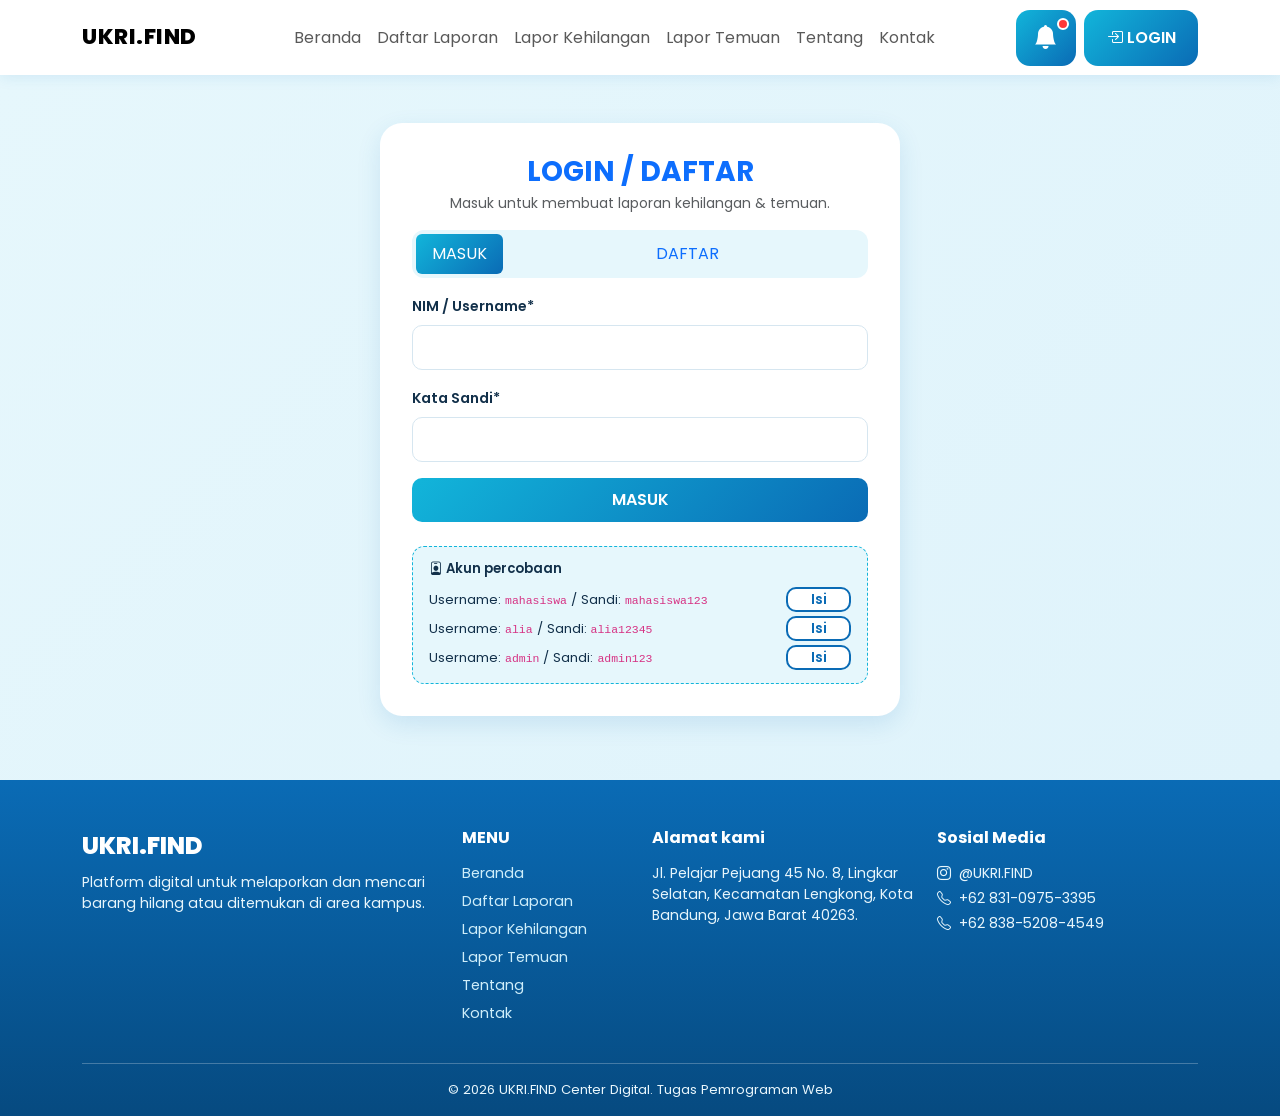
<file: login.html>
<!DOCTYPE html>
<html lang="id">
<head>
  <meta charset="UTF-8">
  <meta name="viewport" content="width=device-width, initial-scale=1">
  <title>UKRI.FIND — Login / Daftar</title>
  <link href="https://cdn.jsdelivr.net/npm/bootstrap@5.3.3/dist/css/bootstrap.min.css" rel="stylesheet">
  <link href="https://cdn.jsdelivr.net/npm/bootstrap-icons@1.11.3/font/bootstrap-icons.min.css" rel="stylesheet">
  <link href="https://fonts.googleapis.com/css2?family=Poppins:wght@400;500;600;700;800&display=swap" rel="stylesheet">
  <link href="css/login.css" rel="stylesheet">
</head>
<body data-page="login">
  <nav class="navbar navbar-expand-lg navbar-ukri sticky-top">
  <div class="container">
    <a class="navbar-brand" href="index.html">UKRI<span>.FIND</span></a>
    <button class="navbar-toggler" type="button" data-bs-toggle="collapse" data-bs-target="#navMenu" aria-controls="navMenu" aria-expanded="false" aria-label="Buka navigasi"><span class="navbar-toggler-icon"></span></button>
    <div class="collapse navbar-collapse" id="navMenu"><ul class="navbar-nav mx-auto mb-2 mb-lg-0"><li class="nav-item"><a class="nav-link" href="index.html">Beranda</a></li><li class="nav-item"><a class="nav-link" href="daftar-laporan.html">Daftar Laporan</a></li><li class="nav-item"><a class="nav-link" href="lapor-kehilangan.html">Lapor Kehilangan</a></li><li class="nav-item"><a class="nav-link" href="lapor-temuan.html">Lapor Temuan</a></li><li class="nav-item"><a class="nav-link" href="tentang.html">Tentang</a></li><li class="nav-item"><a class="nav-link" href="kontak.html">Kontak</a></li></ul>

      <!-- JavaScript hanya memperbarui tombol sesuai status login -->

      <!-- TAMBAHAN: Tombol notifikasi -->
      <button type="button" class="btn-notification"
        aria-label="Notifikasi"
        title="Notifikasi">
        <i class="bi bi-bell-fill"></i>
        <span class="notification-dot"></span>
      </button>

      <div id="auth-area"><a class="btn btn-ukri" href="login.html"><i class="bi bi-box-arrow-in-right me-1"></i>LOGIN</a></div>
    </div>
  </div>
</nav>

  <main class="auth-wrap">
    <div class="container">
      <div class="auth-card">
        <div class="text-center mb-3">
          <h3 class="fw-bold text-primary mb-1">LOGIN / DAFTAR</h3>
          <p class="small text-muted">Masuk untuk membuat laporan kehilangan &amp; temuan.</p>
        </div>

        <div id="need-login" class="alert alert-warning d-none small">
          <i class="bi bi-lock-fill me-1"></i><strong>Akses dibatasi.</strong> Anda harus login terlebih dahulu untuk membuka halaman Lapor Kehilangan / Lapor Temuan.
        </div>
        <div id="auth-msg"></div>

        <ul class="nav nav-pills mb-3" role="tablist">
          <li class="nav-item" style="width:50%"><button class="nav-link active" id="tab-masuk" data-bs-toggle="pill" data-bs-target="#pane-masuk" type="button">MASUK</button></li>
          <li class="nav-item" style="width:50%"><button class="nav-link" id="tab-daftar" data-bs-toggle="pill" data-bs-target="#pane-daftar" type="button">DAFTAR</button></li>
        </ul>

        <div class="tab-content">
          <!-- MASUK -->
          <div class="tab-pane fade show active" id="pane-masuk">
            <form id="login-form" novalidate>
              <div class="mb-3">
                <label class="form-label" for="l-id">NIM / Username*</label>
                <input id="l-id" class="form-control" required autocomplete="username">
                <div class="invalid-feedback">NIM / Username wajib diisi.</div>
              </div>
              <div class="mb-3">
                <label class="form-label" for="l-pw">Kata Sandi*</label>
                <input id="l-pw" type="password" class="form-control" required autocomplete="current-password">
                <div class="invalid-feedback">Kata sandi wajib diisi.</div>
              </div>
              <button class="btn btn-ukri w-100">MASUK</button>
            </form>

            <div class="demo-box mt-4">
              <div class="fw-semibold mb-2"><i class="bi bi-person-badge me-1"></i>Akun percobaan</div>
              <div class="d-flex justify-content-between align-items-center mb-1">
                <span>Username: <code>mahasiswa</code> / Sandi: <code>mahasiswa123</code></span>
                <button type="button" class="btn btn-sm btn-outline-ukri py-0" data-demo="mahasiswa|mahasiswa123">Isi</button>
              </div>
              <div class="d-flex justify-content-between align-items-center mb-1">
                <span>Username: <code>alia</code> / Sandi: <code>alia12345</code></span>
                <button type="button" class="btn btn-sm btn-outline-ukri py-0" data-demo="alia|alia12345">Isi</button>
              </div>
              <div class="d-flex justify-content-between align-items-center">
                <span>Username: <code>admin</code> / Sandi: <code>admin123</code></span>
                <button type="button" class="btn btn-sm btn-outline-ukri py-0" data-demo="admin|admin123">Isi</button>
              </div>
            </div>
          </div>

          <!-- DAFTAR -->
          <div class="tab-pane fade" id="pane-daftar">
            <form id="register-form" novalidate>
              <div class="row g-3">
                <div class="col-12">
                  <label class="form-label" for="r-nama">Nama Lengkap*</label>
                  <input id="r-nama" class="form-control" required minlength="3">
                  <div class="invalid-feedback">Nama minimal 3 karakter.</div>
                </div>
                <div class="col-sm-6">
                  <label class="form-label" for="r-npm">NPM*</label>
                  <input id="r-npm" class="form-control" required pattern="[0-9]{6,15}" inputmode="numeric">
                  <div class="invalid-feedback">NPM berupa angka 6–15 digit.</div>
                </div>
                <div class="col-sm-6">
                  <label class="form-label" for="r-prodi">Program Studi*</label>
                  <input id="r-prodi" class="form-control" required>
                  <div class="invalid-feedback">Program studi wajib diisi.</div>
                </div>
                <div class="col-sm-6">
                  <label class="form-label" for="r-username">Username*</label>
                  <input id="r-username" class="form-control" required pattern="[A-Za-z0-9_.]{4,20}" autocomplete="username">
                  <div class="invalid-feedback">4–20 karakter (huruf, angka, _ atau .).</div>
                </div>
                <div class="col-sm-6">
                  <label class="form-label" for="r-telp">Nomor Telepon*</label>
                  <input id="r-telp" class="form-control" required pattern="(\+62|62|0)8[0-9]{8,12}" inputmode="tel" placeholder="08xxxxxxxxxx">
                  <div class="invalid-feedback">Gunakan nomor Indonesia yang valid.</div>
                </div>
                <div class="col-12">
                  <label class="form-label" for="r-email">Email*</label>
                  <input id="r-email" type="email" class="form-control" required>
                  <div class="invalid-feedback">Masukkan email yang valid.</div>
                </div>
                <div class="col-12">
                  <label class="form-label" for="r-pw">Kata Sandi*</label>
                  <input id="r-pw" type="password" class="form-control" required minlength="6" autocomplete="new-password">
                  <div class="invalid-feedback">Kata sandi minimal 6 karakter.</div>
                </div>
              </div>
              <button class="btn btn-ukri w-100 mt-4">DAFTAR</button>
            </form>
          </div>
        </div>
      </div>
    </div>
  </main>

  <footer class="footer-ukri">
  <div class="container">
    <div class="row g-4">
      <div class="col-lg-4"><div class="brand">UKRI.FIND</div><p class="mt-2">Platform digital untuk melaporkan dan mencari barang hilang atau ditemukan di area kampus.</p></div>
      <div class="col-6 col-lg-2"><h6>MENU</h6><a href="index.html">Beranda</a><a href="daftar-laporan.html">Daftar Laporan</a><a href="lapor-kehilangan.html">Lapor Kehilangan</a><a href="lapor-temuan.html">Lapor Temuan</a><a href="tentang.html">Tentang</a><a href="kontak.html">Kontak</a></div>
      <div class="col-6 col-lg-3"><h6>Alamat kami</h6><p>Jl. Pelajar Pejuang 45 No. 8, Lingkar Selatan, Kecamatan Lengkong, Kota Bandung, Jawa Barat 40263.</p></div>
      <div class="col-lg-3"><h6>Sosial Media</h6><p class="mb-1"><i class="bi bi-instagram me-2"></i>@UKRI.FIND</p><p class="mb-1"><i class="bi bi-telephone me-2"></i>+62 831-0975-3395</p><p><i class="bi bi-telephone me-2"></i>+62 838-5208-4549</p></div>
    </div><div class="footer-bottom">&copy; 2026 UKRI.FIND Center Digital. Tugas Pemrograman Web</div>
  </div>
</footer>

  <script src="https://cdn.jsdelivr.net/npm/bootstrap@5.3.3/dist/js/bootstrap.bundle.min.js"></script>
  <script src="js/common.js"></script>
  <script src="js/login.js"></script>
</body>
</html>
</file>
<file: css/index.css>
/* ===== index.css — gaya MANDIRI untuk index.html =====
   Bagian 1: gaya dasar (variabel, navbar, tombol, footer, dll.)
   Bagian 2: gaya khusus halaman ini ===== */

/* ################ BAGIAN 1 — GAYA DASAR ################ */

/* ---- Dasar (variabel, body, link) ---- */
:root {
  --primary: #0a6bb5;
  --primary-dark: #064a80;
  --cyan: #12b5da;
  --cyan-soft: #e6f7fc;
  --ink: #12304a;
  --muted: #5f7a90;
  --line: #d6e6f0;
  --bg: #f2f9fd;
  --grad: linear-gradient(135deg, #12b5da 0%, #0a6bb5 100%);
  --grad-soft: linear-gradient(180deg, #ffffff 0%, #dff3fb 100%);
  --radius: 16px;
  --shadow: 0 8px 24px rgba(10, 107, 181, .12);
}
* { box-sizing: border-box; }
html { scroll-behavior: smooth; }
body {
  font-family: 'Poppins', system-ui, sans-serif;
  color: var(--ink);
  background: var(--bg);
  min-height: 100vh;
  display: flex;
  flex-direction: column;
}
main { flex: 1; }
a { color: var(--primary); }
a:hover { color: var(--primary-dark); }

/* ---- Navbar ---- */
.navbar-ukri {
  background: #fff;
  box-shadow: 0 2px 14px rgba(10, 107, 181, .1);
  padding: .6rem 0;
}
.navbar-ukri .navbar-brand {
  font-weight: 800;
  font-size: 1.35rem;
  color: var(--primary);
  letter-spacing: .5px;
}
.navbar-ukri .navbar-brand span { color: var(--cyan); }
.navbar-ukri .nav-link {
  font-size: .9rem;
  font-weight: 500;
  color: var(--ink);
  padding: .5rem .85rem !important;
  border-radius: 8px;
}
.navbar-ukri .nav-link:hover { color: var(--primary); background: var(--cyan-soft); }
.navbar-ukri .nav-link.active { color: #fff; background: var(--grad); }

/* ---- Tombol ---- */
.btn-ukri {
  background: var(--grad);
  color: #fff;
  border: 0;
  border-radius: 10px;
  font-weight: 600;
  padding: .6rem 1.4rem;
  transition: transform .15s, box-shadow .15s;
}
.btn-ukri:hover { color: #fff; transform: translateY(-2px); box-shadow: 0 8px 18px rgba(10, 107, 181, .3); }
.btn-outline-ukri {
  border: 2px solid var(--primary);
  color: var(--primary);
  background: #fff;
  border-radius: 10px;
  font-weight: 600;
  padding: .55rem 1.4rem;
}
.btn-outline-ukri:hover { background: var(--primary); color: #fff; }

/* ---- Section ---- */
.section { padding: 3.5rem 0; }
.section-title { font-weight: 800; color: var(--primary); }
.section-sub { color: var(--muted); }

/* ---- Kartu info ---- */
.info-card {
  background: #fff;
  border-radius: var(--radius);
  padding: 1.5rem;
  height: 100%;
  border: 1px solid var(--line);
}
.info-card .icon {
  width: 52px; height: 52px;
  border-radius: 14px;
  background: var(--grad);
  color: #fff;
  display: grid; place-items: center;
  font-size: 1.5rem;
  margin-bottom: 1rem;
}

/* ---- Kartu laporan & badge status ---- */
.report-card {
  display: block;
  background: #fff;
  border-radius: var(--radius);
  overflow: hidden;
  text-decoration: none;
  color: var(--ink);
  border: 1px solid var(--line);
  height: 100%;
  transition: transform .2s, box-shadow .2s;
}
.report-card:hover { transform: translateY(-4px); box-shadow: var(--shadow); color: var(--ink); }
.rc-img {
  position: relative;
  aspect-ratio: 4 / 3;
  background: var(--grad);
  display: grid; place-items: center;
  color: rgba(255, 255, 255, .85);
  font-size: 3rem;
  overflow: hidden;
}
.rc-img img { width: 100%; height: 100%; object-fit: cover; }
.rc-body { padding: .9rem 1rem 1.1rem; }
.rc-body h6 { font-weight: 700; margin-bottom: .3rem; }
.rc-meta { font-size: .78rem; color: var(--muted); display: flex; gap: .4rem; flex-wrap: wrap; align-items: center; }
.rc-desc { font-size: .82rem; color: var(--muted); margin: .5rem 0 0; display: -webkit-box; -webkit-line-clamp: 2; -webkit-box-orient: vertical; overflow: hidden; }
.badge-status {
  position: absolute; top: 10px; left: 10px;
  font-size: .7rem; font-weight: 700;
  padding: .3rem .7rem;
  border-radius: 999px;
  color: #fff;
  font-family: 'Poppins', sans-serif;
}
.badge-status.hilang { background: #e5484d; }
.badge-status.ditemukan { background: #16a34a; }
.badge-status.selesai { background: #64748b; }

/* ---- Input form ---- */
.form-control, .form-select { border-radius: 10px; border-color: var(--line); padding: .6rem .9rem; }
.form-control:focus, .form-select:focus { border-color: var(--cyan); box-shadow: 0 0 0 .2rem rgba(18, 181, 218, .2); }

/* ---- Keadaan kosong ---- */
.empty-state { text-align: center; padding: 3rem 1rem; color: var(--muted); }
.empty-state i { font-size: 3.5rem; color: var(--cyan); }

/* ---- Utilitas ---- */
.d-contents { display: contents; }

/* ---- Footer ---- */
.footer-ukri { background: linear-gradient(180deg, #0a6bb5 0%, #064a80 100%); color: #e8f6fc; padding: 3rem 0 1rem; margin-top: auto; }
.footer-ukri h6 { font-weight: 700; color: #fff; margin-bottom: 1rem; }
.footer-ukri a { color: #cfeefa; text-decoration: none; display: block; margin-bottom: .4rem; font-size: .9rem; }
.footer-ukri a:hover { color: #fff; }
.footer-ukri p, .footer-ukri li { font-size: .88rem; }
.footer-ukri .brand { font-size: 1.5rem; font-weight: 800; color: #fff; }
.footer-bottom { border-top: 1px solid rgba(255, 255, 255, .25); margin-top: 2rem; padding-top: 1rem; text-align: center; font-size: .82rem; }

/* ################ BAGIAN 2 — GAYA KHUSUS HALAMAN ################ */

.hero {
  background: radial-gradient(circle at 85% 10%, #bdeaf7 0, transparent 40%), var(--grad-soft);
  padding: 4rem 0 5rem;
}
.hero-chip {
  display: inline-block;
  background: #fff;
  color: var(--primary);
  border: 1px solid var(--line);
  padding: .3rem .9rem;
  border-radius: 999px;
  font-size: .8rem;
  font-weight: 600;
  margin-bottom: 1rem;
}
.hero h1 { font-weight: 800; font-size: clamp(1.9rem, 4.5vw, 3.1rem); line-height: 1.2; color: var(--ink); }
.hero h1 span { color: var(--primary); }
.hero p.lead-text { color: var(--muted); max-width: 560px; }
.hero-art {
  background: var(--grad);
  border-radius: 28px;
  min-height: 280px;
  display: grid;
  place-items: center;
  color: #fff;
  font-size: 7rem;
  box-shadow: var(--shadow);
  position: relative;
  overflow: hidden;
}
.hero-art::after {
  content: '';
  position: absolute;
  width: 220px; height: 220px;
  border-radius: 50%;
  background: rgba(255, 255, 255, .15);
  right: -60px; bottom: -60px;
}
.search-card {
  background: #fff;
  border-radius: var(--radius);
  box-shadow: var(--shadow);
  padding: 1.5rem;
  margin-top: -3rem;
  position: relative;
  z-index: 2;
}
.search-card h5 { font-weight: 700; color: var(--primary); }
@media (max-width: 575px) {
  .hero { padding: 2.5rem 0 4rem; }
}


/* =========================================================
   PENYESUAIAN DESAIN BERANDA SESUAI GAMBAR ACUAN
   Aturan dasar dan komponen lain di atas tetap dipertahankan.
========================================================= */

/* Logo navbar seluruhnya hitam */
.navbar-ukri .navbar-brand,
.navbar-ukri .navbar-brand span {
    color: #000000;
}

/* Menu aktif hanya berupa teks biru, tanpa kotak biru */
.navbar-ukri .nav-link.active {
    color: var(--primary);
    background: transparent;
}

/* Tombol notifikasi yang sudah ditambahkan */
.navbar-ukri .btn-notifikasi {
    position: relative;
    width: 40px;
    height: 36px;
    padding: 0;
    display: flex;
    align-items: center;
    justify-content: center;
    border: 0;
    border-radius: 8px;
    background: var(--grad);
    color: #ffffff;
}

.navbar-ukri .btn-notifikasi i {
    font-size: 20px;
}

.navbar-ukri .btn-notifikasi:hover {
    color: #ffffff;
    background: var(--primary-dark);
}

.navbar-ukri .notification-dot {
    position: absolute;
    top: 3px;
    right: 4px;
    width: 8px;
    height: 8px;
    border: 1px solid #ffffff;
    border-radius: 50%;
    background: #ff3333;
}

/* Hero: judul di tengah dan latar putih kebiruan */
.hero {
    position: relative;
    overflow: hidden;
    padding: 1.2rem 0 2.8rem;
    background: linear-gradient(
        180deg,
        #ffffff 0%,
        #f5fbfd 45%,
        #d9f1f8 100%
    );
}

.hero-content {
    position: relative;
    max-width: 1120px;
    min-height: 300px;
    margin: 0 auto;
    text-align: center;
}

/* Sapaan hanya muncul saat pengguna login */
#greeting:empty {
    display: none;
}

#greeting:not(:empty) {
    margin-bottom: .7rem;
}

.hero-search-title {
    margin: 0 0 .45rem;
    color: #111111;
    font-size: 1.15rem;
    font-weight: 400;
}

.hero h1 {
    position: relative;
    z-index: 1;
    margin: 0 auto;
    color: #000000;
    font-size: clamp(1.8rem, 3.2vw, 2.65rem);
    font-weight: 800;
    line-height: 1.28;
}

/* Kaca pembesar dibuat dengan CSS, bukan ikon tebal yang menutupi judul */
.hero-search-icon {
    position: absolute;
    z-index: 2;
    top: 74px;
    left: 50%;
    width: 174px;
    height: 150px;
    transform: translateX(-50%);
    pointer-events: none;
    opacity: .92;
}

.magnifier-glass {
    position: absolute;
    top: 0;
    left: 30px;
    width: 94px;
    height: 94px;
    border: 3px solid #171717;
    border-radius: 50%;
    background: rgba(255, 255, 255, .08);
}

.magnifier-handle {
    position: absolute;
    top: 82px;
    left: 112px;
    width: 17px;
    height: 82px;
    border-radius: 10px;
    background: linear-gradient(90deg, #111111, #333333 55%, #080808);
    transform: rotate(-43deg);
    transform-origin: top center;
}

/* Tombol tetap berada di bawah judul dan rata kiri seperti acuan */
.hero-buttons {
    position: relative;
    z-index: 3;
    display: flex;
    align-items: center;
    justify-content: flex-start;
    gap: 12px;
    flex-wrap: wrap;
    margin-top: 3rem;
}

.hero-buttons .btn {
    min-width: 175px;
    padding: .62rem 1.15rem;
    border-radius: 9px;
}

/* Form pencarian tidak terlihat pada desain acuan,
   tetapi elemen form tetap ada agar index.js asli tidak error. */
.search-function-holder {
    display: none;
}

/* Bagian penjelasan dan foto berada dalam satu latar gradasi */
.about-section {
    padding: 1.8rem 0 2.3rem;
    background: linear-gradient(
        180deg,
        #d9f1f8 0%,
        #a9deed 100%
    );
}

.about-section .section-title {
    margin-bottom: .85rem;
    color: #008dbb;
    font-size: 1.35rem;
    font-weight: 700;
}

.about-section .section-sub {
    margin-bottom: .75rem;
    color: #111111;
    font-size: .94rem;
    line-height: 1.55;
    text-align: justify;
}

.about-image {
    width: 100%;
    max-width: 300px;
    height: 300px;
    margin-left: auto;
    overflow: hidden;
    background: #b9eaf1;
}

.about-image img {
    display: block;
    width: 100%;
    height: 100%;
    object-fit: cover;
    object-position: center;
}

/* Jarak bagian laporan aktif */
.active-reports-section {
    padding-top: 2.5rem;
}

/* Tampilan tablet dan ponsel */
@media (max-width: 991px) {
    .hero {
        padding: 1.5rem 0 2rem;
    }

    .hero-content {
        min-height: 290px;
    }

    .hero-buttons {
        justify-content: center;
        margin-top: 2.5rem;
    }

    .about-section {
        padding: 2rem 0;
    }

    .about-image {
        margin: .5rem auto 0;
    }
}

@media (max-width: 575px) {
    .hero-content {
        min-height: 310px;
    }

    .hero-search-title {
        font-size: 1rem;
    }

    .hero h1 {
        font-size: 1.65rem;
        line-height: 1.3;
    }

    .hero-search-icon {
        top: 83px;
        transform: translateX(-50%) scale(.78);
    }

    .hero-buttons {
        gap: 9px;
        margin-top: 2.4rem;
    }

    .hero-buttons .btn {
        width: 100%;
    }

    .about-section .section-sub {
        text-align: left;
    }

    .about-image {
        width: 100%;
        max-width: 280px;
        height: 280px;
    }
}
</file>
<file: css/daftar-laporan.css>
/* ===== daftar-laporan.css — gaya MANDIRI untuk daftar-laporan.html =====
   Bagian 1: gaya dasar (variabel, navbar, tombol, footer, dll.)
   Bagian 2: gaya khusus halaman ini ===== */

/* ################ BAGIAN 1 — GAYA DASAR ################ */

/* ---- Dasar (variabel, body, link) ---- */
:root {
  --primary: #0a6bb5;
  --primary-dark: #064a80;
  --cyan: #12b5da;
  --cyan-soft: #e6f7fc;
  --ink: #12304a;
  --muted: #5f7a90;
  --line: #d6e6f0;
  --bg: #f2f9fd;
  --grad: linear-gradient(135deg, #12b5da 0%, #0a6bb5 100%);
  --grad-soft: linear-gradient(180deg, #ffffff 0%, #dff3fb 100%);
  --radius: 16px;
  --shadow: 0 8px 24px rgba(10, 107, 181, .12);
}
* { box-sizing: border-box; }
html { scroll-behavior: smooth; }
body {
  font-family: 'Poppins', system-ui, sans-serif;
  color: var(--ink);
  background: var(--bg);
  min-height: 100vh;
  display: flex;
  flex-direction: column;
}
main { flex: 1; }
a { color: var(--primary); }
a:hover { color: var(--primary-dark); }

/* ---- Navbar ---- */
.navbar-ukri {
  background: #fff;
  box-shadow: 0 2px 14px rgba(10, 107, 181, .1);
  padding: .6rem 0;
}
.navbar-ukri .navbar-brand {
  font-weight: 800;
  font-size: 1.35rem;
  color: var(--primary);
  letter-spacing: .5px;
}
.navbar-ukri .navbar-brand span { color: var(--cyan); }
.navbar-ukri .nav-link {
  font-size: .9rem;
  font-weight: 500;
  color: var(--ink);
  padding: .5rem .85rem !important;
  border-radius: 8px;
}
.navbar-ukri .nav-link:hover { color: var(--primary); background: var(--cyan-soft); }
.navbar-ukri .nav-link.active { color: #fff; background: var(--grad); }

/* ---- Tombol ---- */
.btn-ukri {
  background: var(--grad);
  color: #fff;
  border: 0;
  border-radius: 10px;
  font-weight: 600;
  padding: .6rem 1.4rem;
  transition: transform .15s, box-shadow .15s;
}
.btn-ukri:hover { color: #fff; transform: translateY(-2px); box-shadow: 0 8px 18px rgba(10, 107, 181, .3); }
.btn-outline-ukri {
  border: 2px solid var(--primary);
  color: var(--primary);
  background: #fff;
  border-radius: 10px;
  font-weight: 600;
  padding: .55rem 1.4rem;
}
.btn-outline-ukri:hover { background: var(--primary); color: #fff; }

/* ---- Header halaman ---- */
.page-header {
  background: var(--grad);
  color: #fff;
  padding: 2.2rem 0;
}
.page-header h1 { font-weight: 800; font-size: 1.8rem; margin: 0; }
.page-header p { margin: .3rem 0 0; opacity: .9; }

/* ---- Kartu laporan & badge status ---- */
.report-card {
  display: block;
  background: #fff;
  border-radius: var(--radius);
  overflow: hidden;
  text-decoration: none;
  color: var(--ink);
  border: 1px solid var(--line);
  height: 100%;
  transition: transform .2s, box-shadow .2s;
}
.report-card:hover { transform: translateY(-4px); box-shadow: var(--shadow); color: var(--ink); }
.rc-img {
  position: relative;
  aspect-ratio: 4 / 3;
  background: var(--grad);
  display: grid; place-items: center;
  color: rgba(255, 255, 255, .85);
  font-size: 3rem;
  overflow: hidden;
}
.rc-img img { width: 100%; height: 100%; object-fit: cover; }
.rc-body { padding: .9rem 1rem 1.1rem; }
.rc-body h6 { font-weight: 700; margin-bottom: .3rem; }
.rc-meta { font-size: .78rem; color: var(--muted); display: flex; gap: .4rem; flex-wrap: wrap; align-items: center; }
.rc-desc { font-size: .82rem; color: var(--muted); margin: .5rem 0 0; display: -webkit-box; -webkit-line-clamp: 2; -webkit-box-orient: vertical; overflow: hidden; }
.badge-status {
  position: absolute; top: 10px; left: 10px;
  font-size: .7rem; font-weight: 700;
  padding: .3rem .7rem;
  border-radius: 999px;
  color: #fff;
  font-family: 'Poppins', sans-serif;
}
.badge-status.hilang { background: #e5484d; }
.badge-status.ditemukan { background: #16a34a; }
.badge-status.selesai { background: #64748b; }

/* ---- Input form ---- */
.form-control, .form-select { border-radius: 10px; border-color: var(--line); padding: .6rem .9rem; }
.form-control:focus, .form-select:focus { border-color: var(--cyan); box-shadow: 0 0 0 .2rem rgba(18, 181, 218, .2); }

/* ---- Pagination ---- */
.pagination .page-link { color: var(--primary); border-radius: 8px; margin: 0 2px; border-color: var(--line); }
.pagination .active .page-link { background: var(--grad); border-color: transparent; color: #fff; }

/* ---- Keadaan kosong ---- */
.empty-state { text-align: center; padding: 3rem 1rem; color: var(--muted); }
.empty-state i { font-size: 3.5rem; color: var(--cyan); }

/* ---- Footer ---- */
.footer-ukri { background: linear-gradient(180deg, #0a6bb5 0%, #064a80 100%); color: #e8f6fc; padding: 3rem 0 1rem; margin-top: auto; }
.footer-ukri h6 { font-weight: 700; color: #fff; margin-bottom: 1rem; }
.footer-ukri a { color: #cfeefa; text-decoration: none; display: block; margin-bottom: .4rem; font-size: .9rem; }
.footer-ukri a:hover { color: #fff; }
.footer-ukri p, .footer-ukri li { font-size: .88rem; }
.footer-ukri .brand { font-size: 1.5rem; font-weight: 800; color: #fff; }
.footer-bottom { border-top: 1px solid rgba(255, 255, 255, .25); margin-top: 2rem; padding-top: 1rem; text-align: center; font-size: .82rem; }

/* ################ BAGIAN 2 — GAYA KHUSUS HALAMAN ################ */

.filter-bar { background: #fff; border-radius: var(--radius); padding: 1.2rem; box-shadow: var(--shadow); }


/* ==================================================
   TAMBAHAN NAVBAR UKRI.FIND
   Logo hitam dan tombol notifikasi
   ================================================== */

/* Logo UKRI.FIND menjadi hitam */
.navbar-ukri .navbar-brand {
  color: #000 !important;
}

.navbar-ukri .navbar-brand span {
  color: #000 !important;
}

/* Tombol notifikasi */
.btn-notification {
  position: relative;
  width: 60px;
  height: 56px;
  display: inline-flex;
  align-items: center;
  justify-content: center;
  background: var(--grad);
  color: #fff;
  border: none;
  border-radius: 14px;
  font-size: 1.5rem;
  cursor: pointer;
  margin-right: 8px;
  transition: transform .2s, box-shadow .2s;
  vertical-align: middle;
}

/* Efek hover tombol notifikasi */
.btn-notification:hover {
  color: #fff;
  transform: translateY(-2px);
  box-shadow: 0 8px 18px rgba(10, 107, 181, .3);
}

/* Titik merah pada ikon notifikasi */
.notification-dot {
  position: absolute;
  top: 8px;
  right: 7px;
  width: 12px;
  height: 12px;
  background: #ff3838;
  border: 2px solid #fff;
  border-radius: 50%;
}

/* Penyesuaian posisi tombol login */
#auth-area {
  display: inline-block;
  vertical-align: middle;
}

/* Menyamakan tinggi tombol login dengan notifikasi */
#auth-area .btn-ukri {
  min-height: 56px;
  border-radius: 14px;
  display: inline-flex;
  align-items: center;
  justify-content: center;
}

/* Tampilan navbar pada layar HP */
@media (max-width: 991.98px) {
  .btn-notification {
    margin-top: 10px;
    margin-bottom: 10px;
  }

  #auth-area {
    display: inline-block;
    margin-bottom: 10px;
  }
}
</file>
<file: css/dashboard.css>
/* ===== dashboard.css — gaya MANDIRI untuk dashboard.html =====
   Bagian 1: gaya dasar (variabel, navbar, tombol, footer, dll.)
   Bagian 2: gaya khusus halaman ini ===== */

/* ################ BAGIAN 1 — GAYA DASAR ################ */

/* ---- Dasar (variabel, body, link) ---- */
:root {
  --primary: #0a6bb5;
  --primary-dark: #064a80;
  --cyan: #12b5da;
  --cyan-soft: #e6f7fc;
  --ink: #12304a;
  --muted: #5f7a90;
  --line: #d6e6f0;
  --bg: #f2f9fd;
  --grad: linear-gradient(135deg, #12b5da 0%, #0a6bb5 100%);
  --grad-soft: linear-gradient(180deg, #ffffff 0%, #dff3fb 100%);
  --radius: 16px;
  --shadow: 0 8px 24px rgba(10, 107, 181, .12);
}
* { box-sizing: border-box; }
html { scroll-behavior: smooth; }
body {
  font-family: 'Poppins', system-ui, sans-serif;
  color: var(--ink);
  background: var(--bg);
  min-height: 100vh;
  display: flex;
  flex-direction: column;
}
main { flex: 1; }
a { color: var(--primary); }
a:hover { color: var(--primary-dark); }

/* ---- Navbar ---- */
.navbar-ukri {
  background: #fff;
  box-shadow: 0 2px 14px rgba(10, 107, 181, .1);
  padding: .6rem 0;
}
.navbar-ukri .navbar-brand {
  font-weight: 800;
  font-size: 1.35rem;
  color: var(--primary);
  letter-spacing: .5px;
}
.navbar-ukri .navbar-brand span { color: var(--cyan); }
.navbar-ukri .nav-link {
  font-size: .9rem;
  font-weight: 500;
  color: var(--ink);
  padding: .5rem .85rem !important;
  border-radius: 8px;
}
.navbar-ukri .nav-link:hover { color: var(--primary); background: var(--cyan-soft); }
.navbar-ukri .nav-link.active { color: #fff; background: var(--grad); }

/* ---- Tombol ---- */
.btn-ukri {
  background: var(--grad);
  color: #fff;
  border: 0;
  border-radius: 10px;
  font-weight: 600;
  padding: .6rem 1.4rem;
  transition: transform .15s, box-shadow .15s;
}
.btn-ukri:hover { color: #fff; transform: translateY(-2px); box-shadow: 0 8px 18px rgba(10, 107, 181, .3); }
.btn-outline-ukri {
  border: 2px solid var(--primary);
  color: var(--primary);
  background: #fff;
  border-radius: 10px;
  font-weight: 600;
  padding: .55rem 1.4rem;
}
.btn-outline-ukri:hover { background: var(--primary); color: #fff; }

/* ---- Kartu info ---- */
.info-card {
  background: #fff;
  border-radius: var(--radius);
  padding: 1.5rem;
  height: 100%;
  border: 1px solid var(--line);
}
.info-card .icon {
  width: 52px; height: 52px;
  border-radius: 14px;
  background: var(--grad);
  color: #fff;
  display: grid; place-items: center;
  font-size: 1.5rem;
  margin-bottom: 1rem;
}

/* ---- Header halaman ---- */
.page-header {
  background: var(--grad);
  color: #fff;
  padding: 2.2rem 0;
}
.page-header h1 { font-weight: 800; font-size: 1.8rem; margin: 0; }
.page-header p { margin: .3rem 0 0; opacity: .9; }

/* ---- Pill status ---- */
.pill { display: inline-block; font-size: .75rem; font-weight: 600; padding: .25rem .75rem; border-radius: 999px; color: #fff; }
.pill.hilang { background: #e5484d; }
.pill.ditemukan { background: #16a34a; }
.pill.selesai { background: #64748b; }
.pill.aktif { background: #f59e0b; }
.pill.kategori { background: var(--primary); }

/* ---- Footer ---- */
.footer-ukri { background: linear-gradient(180deg, #0a6bb5 0%, #064a80 100%); color: #e8f6fc; padding: 3rem 0 1rem; margin-top: auto; }
.footer-ukri h6 { font-weight: 700; color: #fff; margin-bottom: 1rem; }
.footer-ukri a { color: #cfeefa; text-decoration: none; display: block; margin-bottom: .4rem; font-size: .9rem; }
.footer-ukri a:hover { color: #fff; }
.footer-ukri p, .footer-ukri li { font-size: .88rem; }
.footer-ukri .brand { font-size: 1.5rem; font-weight: 800; color: #fff; }
.footer-bottom { border-top: 1px solid rgba(255, 255, 255, .25); margin-top: 2rem; padding-top: 1rem; text-align: center; font-size: .82rem; }

/* ################ BAGIAN 2 — GAYA KHUSUS HALAMAN ################ */

.table > :not(caption) > * > * { padding: .9rem 1rem; }
.table thead th { font-size: .82rem; color: var(--muted); font-weight: 600; }
</file>
<file: css/detail-laporan.css>
/* ===== detail-laporan.css — gaya MANDIRI untuk detail-laporan.html =====
   Bagian 1: gaya dasar (variabel, navbar, tombol, footer, dll.)
   Bagian 2: gaya khusus halaman ini ===== */

/* ################ BAGIAN 1 — GAYA DASAR ################ */

/* ---- Dasar (variabel, body, link) ---- */
:root {
  --primary: #0a6bb5;
  --primary-dark: #064a80;
  --cyan: #12b5da;
  --cyan-soft: #e6f7fc;
  --ink: #12304a;
  --muted: #5f7a90;
  --line: #d6e6f0;
  --bg: #f2f9fd;
  --grad: linear-gradient(135deg, #12b5da 0%, #0a6bb5 100%);
  --grad-soft: linear-gradient(180deg, #ffffff 0%, #dff3fb 100%);
  --radius: 16px;
  --shadow: 0 8px 24px rgba(10, 107, 181, .12);
}
* { box-sizing: border-box; }
html { scroll-behavior: smooth; }
body {
  font-family: 'Poppins', system-ui, sans-serif;
  color: var(--ink);
  background: var(--bg);
  min-height: 100vh;
  display: flex;
  flex-direction: column;
}
main { flex: 1; }
a { color: var(--primary); }
a:hover { color: var(--primary-dark); }

/* ---- Navbar ---- */
.navbar-ukri {
  background: #fff;
  box-shadow: 0 2px 14px rgba(10, 107, 181, .1);
  padding: .6rem 0;
}
.navbar-ukri .navbar-brand {
  font-weight: 800;
  font-size: 1.35rem;
  color: var(--primary);
  letter-spacing: .5px;
}
.navbar-ukri .navbar-brand span { color: var(--cyan); }
.navbar-ukri .nav-link {
  font-size: .9rem;
  font-weight: 500;
  color: var(--ink);
  padding: .5rem .85rem !important;
  border-radius: 8px;
}
.navbar-ukri .nav-link:hover { color: var(--primary); background: var(--cyan-soft); }
.navbar-ukri .nav-link.active { color: #fff; background: var(--grad); }

/* ---- Tombol ---- */
.btn-ukri {
  background: var(--grad);
  color: #fff;
  border: 0;
  border-radius: 10px;
  font-weight: 600;
  padding: .6rem 1.4rem;
  transition: transform .15s, box-shadow .15s;
}
.btn-ukri:hover { color: #fff; transform: translateY(-2px); box-shadow: 0 8px 18px rgba(10, 107, 181, .3); }
.btn-outline-ukri {
  border: 2px solid var(--primary);
  color: var(--primary);
  background: #fff;
  border-radius: 10px;
  font-weight: 600;
  padding: .55rem 1.4rem;
}
.btn-outline-ukri:hover { background: var(--primary); color: #fff; }

/* ---- Pill status ---- */
.pill { display: inline-block; font-size: .75rem; font-weight: 600; padding: .25rem .75rem; border-radius: 999px; color: #fff; }
.pill.hilang { background: #e5484d; }
.pill.ditemukan { background: #16a34a; }
.pill.selesai { background: #64748b; }
.pill.aktif { background: #f59e0b; }
.pill.kategori { background: var(--primary); }

/* ---- Input form ---- */
.form-control, .form-select { border-radius: 10px; border-color: var(--line); padding: .6rem .9rem; }
.form-control:focus, .form-select:focus { border-color: var(--cyan); box-shadow: 0 0 0 .2rem rgba(18, 181, 218, .2); }

/* ---- Label form ---- */
.form-label { font-weight: 600; font-size: .88rem; }

/* ---- Keadaan kosong ---- */
.empty-state { text-align: center; padding: 3rem 1rem; color: var(--muted); }
.empty-state i { font-size: 3.5rem; color: var(--cyan); }

/* ---- Footer ---- */
.footer-ukri { background: linear-gradient(180deg, #0a6bb5 0%, #064a80 100%); color: #e8f6fc; padding: 3rem 0 1rem; margin-top: auto; }
.footer-ukri h6 { font-weight: 700; color: #fff; margin-bottom: 1rem; }
.footer-ukri a { color: #cfeefa; text-decoration: none; display: block; margin-bottom: .4rem; font-size: .9rem; }
.footer-ukri a:hover { color: #fff; }
.footer-ukri p, .footer-ukri li { font-size: .88rem; }
.footer-ukri .brand { font-size: 1.5rem; font-weight: 800; color: #fff; }
.footer-bottom { border-top: 1px solid rgba(255, 255, 255, .25); margin-top: 2rem; padding-top: 1rem; text-align: center; font-size: .82rem; }

/* ################ BAGIAN 2 — GAYA KHUSUS HALAMAN ################ */

.detail-img {
  background: var(--grad);
  border-radius: 20px;
  aspect-ratio: 4 / 3;
  display: grid; place-items: center;
  color: rgba(255, 255, 255, .85);
  font-size: 6rem;
  overflow: hidden;
}
.detail-img img { width: 100%; height: 100%; object-fit: cover; }
.detail-info dt { color: var(--muted); font-weight: 500; font-size: .82rem; }
.detail-info dd { font-weight: 600; margin-bottom: .8rem; }
.notice-box { background: var(--cyan-soft); border-left: 4px solid var(--cyan); border-radius: 10px; padding: .9rem 1rem; font-size: .88rem; }
</file>
<file: css/kontak.css>
/* ---- Input Form ----*/
.form-control, .form-select {border-radius: 10; border-color: var(--line); padding: .6rem .9rem;}
.form-control:focus, .form-select:focus {border-color:var(--cyan) ; box-shadow: 0 0 0 .2rem rgba(18, 181, 218, .2 );}

/* ---- Label Form ----*/
.form-label {font-weight: 600; font-size: .88rem;}

/* ---- Kartu Form ----*/
.form-card {background: #fff; border-radius: 20px; box-shadow: var(--shadow); overflow: hidden;}
.form-main {padding: 2rem;}

/* ---- Footer ----*/
.footer-ukri {background: linear-gradient(180deg, #0a6bb5 0%, 064a80 100%); color: #e8f6fc; padding: 3rem 0 1rem; margin-top: auto;}
.footer-ukri h6 {font-weight: 700; color: #fff; margin-bottom: 1rem;}
.footer-ukri a {color: #cfeefa; text-decoration: none; display: block; margin-bottom: .4rem; font-size: .9rem;}
.footer-ukri a:hover {color: #fff;}
.footer-ukri p, .footer-ukri li {font-size: .88rem;}
.footer-ukri .brand {font-size: 1.5rem; font-weight: 800; color: #fff;}
.footer-bottom {border-top: 1px solid rgba(255, 255, 255, .25); margin-top: 2rem; padding-top: 1rem; text-align: center; font-size: .82rem;}

@media (max-width: 575px) {
    .form-main {padding: 1.3rem; }
}

/* ################ BAGIAN 2 - GAYA KHUSUS HALAMAN ################ */

.contact-side {background: var(--grad); color: #fff; border-radius: 20px; padding: 2rem; height: 100%;}
.contact-side i {font-size: 1.2rem; margin-right: .6rem;}

/* ===== kontak.css - gaya MANDIRI untuk kontak.html =====
bagian 1: gaya dasar (variabel, navbar, tombol, footer, dll.)
bagian 2: gaya khusus halaman ini ===== */

/* ################ BAGIAN 1 - GAYA DASAR ################*/

/* ---- Dasar (variabel, body, link) ---- */
:root {
    --primary: #0a6bb5;
    --primary-dark: #064a80;
    --cyan: #12b5da;
    --cyan-soft: #e6f7fc;
    --ink: #12304a;
    --muted: #5f7a90;
    --line: #d6e6f0;
    --bg: #f2f9fd;
    --grad: linear-gradient(135deg, #12b5da 0%, #0a6bb5 100%);
    --grad-soft: linear-gradient(180deg, #ffffff 0%, #dff3fb 100%);
    --radius: 16px;
    --shadow: 0 8px 24px rgba(10, 107, 181, .12);
}

* {box-sizing: border-box;}
html {scroll-behavior: smooth;}

body {
    font-family: 'poppins', system-ui, sans-serif;
    color: var(--ink);
    background: var(--bg);
    min-height: 100vh;
    display: flex;
    flex-direction: column;
}

main {flex: 1;}
a {color: var(--primary);}
a:hover {color: var(--primary-dark);}

/* ---- Navbar ----*/

.navbar-ukri{
    background: #fff;
    box-shadow: 0 2px 14px rgba(10, 107, 181, .1);
    padding: .6rem 0;
}

.navbar-ukri .navbar-brand {
    font-weight: 800;
    font-size: 1.35rem;
    color: var(--primary);
    letter-spacing: .5px;
}

.navbar-ukri .navbar-brand span {color: var(--cyan);}

.navbar-ukri .nav-ink{
    font-size: .9rem;
    font-weight: 500;
    color: var(--ink);
    padding: .5rem, 85rem !important;
    border-radius: 8px;
}

.navbar-ukri .nav-link:hover {color: var(--primary); background: var(--cyan-soft);}
.navbar-ukri .nav-link.active {color: #fff; background:  var(--grad);}

/* ---- Tombol ----*/

.btn-ukri{
    background: var(--grad);
    color: #fff;
    border: 0;
    border-radius: 10px;
    font-weight: 600;
    padding: .6rem 1.4rem;
    transition: transform .15s, box-shadow .15s;
}

.btn-ukri:hover {color: #fff; transform: translateY(-2px); box-shadow: 0 8px 18px rgba(10, 107, 181, .3);}

/* ---- Footer ----*/

.footer-ukri {
    background: linear-gradient(
        180deg,
        #0a6bb5 0%,
        #064a80 100%
    );
    color: #e8f6fc;
    padding: 3rem 0 1rem;
    margin-top: auto;
}

.footer-ukri h6 {
    font-weight: 700;
    color: #ffffff;
    margin-bottom: 1rem;
}

.footer-ukri a {
    color: #cfeefa;
    text-decoration: none;
    display: block;
    margin-bottom: .4rem;
    font-size: .9rem;
}

.footer-ukri a:hover {
    color: #ffffff;
}

.footer-ukri p,
.footer-ukri li {
    color: #e8f6fc;
    font-size: .88rem;
}

.footer-ukri .brand {
    font-size: 1.5rem;
    font-weight: 800;
    color: #ffffff;
}

.footer-bottom {
    border-top: 1px solid rgba(255, 255, 255, .25);
    margin-top: 2rem;
    padding-top: 1rem;
    text-align: center;
    font-size: .82rem;
    color: #e8f6fc;
}

/* Tombol Notifikasi */

.btn-notifikasi {
    position: relative;
    width: 40px;
    height: 36px;
    padding: 0;
    display: flex;
    align-items: center;
    justify-content: center;
    border: none;
    border-radius: 8px;
    background: linear-gradient(135deg, #12b5da, #0a6bb5);
    color: #ffffff;
}

.btn-notifikasi i {
    font-size: 20px;
}

.btn-notifikasi:hover {
    color: #ffffff;
    background: #064a80;
}

/* Titik Merah Notifikasi */

.notification-dot {
    position: absolute;
    top: 3px;
    right: 4px;
    width: 8px;
    height: 8px;
    background: #ff3333;
    border: 1px solid #ffffff;
    border-radius: 50%;
}

.contact-side {
    border-radius: 20px;
    overflow: hidden;
}

.form-card {
    border-radius: 20px;
    overflow: hidden;
}

.navbar-brand {
    color: #000000;
}


/* ==================================================
   TAMBAHAN PERBAIKAN NAVBAR UKRI.FIND
   ================================================== */

/* 1. Logo UKRI.FIND seluruhnya berwarna hitam */

.navbar-ukri .navbar-brand {
    color: #000000 !important;
    font-weight: 800;
}

.navbar-ukri .navbar-brand span {
    color: #000000 !important;
}


/* 2. Mengatur seluruh menu navbar */

.navbar-ukri .navbar-nav .nav-link {
    font-size: .9rem;
    font-weight: 500;
    color: var(--ink);
    padding: .5rem .85rem !important;
    border-radius: 10px;
    transition: color .2s, background .2s;
}


/* 3. Efek ketika kursor diarahkan ke menu */

.navbar-ukri .navbar-nav .nav-link:hover {
    color: var(--primary);
    background: var(--cyan-soft);
}


/* 4. Memperbaiki kotak biru menu aktif */

.navbar-ukri .navbar-nav .nav-link.active {
    color: #ffffff !important;
    background: var(--grad);
    border-radius: 10px !important;
    padding: .5rem .85rem !important;
}


/* 5. Tombol notifikasi */

.btn-notifikasi {
    position: relative;
    width: 60px;
    height: 56px;
    min-width: 60px;
    padding: 0;
    display: inline-flex;
    align-items: center;
    justify-content: center;
    border: none;
    border-radius: 14px;
    background: var(--grad);
    color: #ffffff;
    transition: transform .2s, box-shadow .2s;
}

.btn-notifikasi i {
    font-size: 1.5rem;
}

.btn-notifikasi:hover {
    color: #ffffff;
    background: var(--grad);
    transform: translateY(-2px);
    box-shadow: 0 8px 18px rgba(10, 107, 181, .3);
}


/* 6. Titik merah notifikasi */

.notification-dot {
    position: absolute;
    top: 8px;
    right: 7px;
    width: 12px;
    height: 12px;
    background: #ff3333;
    border: 2px solid #ffffff;
    border-radius: 50%;
}


/* 7. Area tombol LOGIN / MAHASISWA */

#auth-area {
    display: inline-flex;
    align-items: center;
}

#auth-area .btn-ukri {
    min-height: 56px;
    display: inline-flex;
    align-items: center;
    justify-content: center;
    border-radius: 14px;
    padding: .6rem 1.4rem;
}


/* 8. Menjaga jarak tombol notifikasi dan akun */

.navbar-ukri .collapse.navbar-collapse > .d-flex {
    align-items: center;
    gap: 8px !important;
}


/* 9. Tampilan navbar pada layar HP */

@media (max-width: 991.98px) {

    .navbar-ukri .navbar-nav {
        margin-top: 12px;
    }

    .navbar-ukri .navbar-nav .nav-link {
        margin-bottom: 4px;
    }

    .navbar-ukri .collapse.navbar-collapse > .d-flex {
        margin-top: 12px;
        margin-bottom: 10px;
        justify-content: flex-start;
    }

}
</file>
<file: css/lapor-kehilangan.css>
/* ===== lapor-kehilangan.css – gaya MANDIRI untuk lapor-kehilangan.html =====
   Bagian 1: gaya dasar (variabel, navbar, tombol, footer, dll.)
   Bagian 2: gaya khusus halaman ini */

/* ################ BAGIAN 1 – GAYA DASAR ################ */

/* ---- Dasar (variabel, body, link) ---- */
:root {
    --primary: #0a6bb5;
    --primary-dark: #064a80;
    --cyan: #12b5da;
    --cyan-soft: #e6f7fc;
    --ink: #12304a;
    --muted: #5f7a90;
    --line: #d6e6f0;
    --bg: #f2f9fd; 
    --grad: linear-gradient(135deg, #12b5da 0%, #0a6bb5 100%);
    --grad-soft: linear-gradient(180deg, #ffffff 0%, #dff3fb 100%);
    --radius: 16px;
    --shadow: 0 8px 24px rgba(10, 107, 181, .12);
}
* { box-sizing: border-box; }
html { scroll-behavior: smooth; }
body {
    font-family: 'Poppins', system-ui, sans-serif;
    color: var(--ink);
    background: var(--bg);
    min-height: 100vh;
    display: flex;
    flex-direction: column;
}
main { flex: 1; }
a { color: var(--primary); }
a:hover { color: var(--primary-dark); }


/* ---- Navbar ---- */
.navbar-ukri {
    background: #fff;
    box-shadow: 0 2px 14px rgba(10, 107, 181, .1);
    padding: .6rem 0;
}

.navbar-ukri .navbar-brand {
    font-weight: 800;
    font-size: 1rem;
    color: #000000 !important;
    letter-spacing: 0;
    text-decoration: none;
}

.navbar-ukri .navbar-brand span {
    color: #000000 !important;
}

.navbar-ukri .navbar-brand span { color: var(--cyan); }
.navbar-ukri .nav-link {
    font-size: .9rem;
    font-weight: 500;
    color: var(--ink);
    padding: .5rem .85rem !important;
    border-radius: 8px;
}
.navbar-ukri .nav-link:hover { color: var(--primary); background: var(--cyan-soft); }
.navbar-ukri .nav-link.active {
    color: #35b6c4 !important;
    background: transparent;
}

/* ---- Tombol ---- */
.btn-ukri {
    background: var(--grad);
    color: #fff;
    border: 0;
    border-radius: 10px;
    font-weight: 600;
    padding: .6rem 1.4rem;
    transition: transform .15s, box-shadow .15s;
}
.btn-ukri:hover {color: #fff; transform: translateY(-2px); box-shadow: 0 8px 18px rgba(10, 107, 181, .3);}
.btn-outline-ukri {
    border: 2px solid var(--primary);
    color: var(--primary);
    background: #fff;
    border-radius: 10px;
    font-weight: 600;
    padding: .55rem 1.4rem;
}

.btn-outline-ukri:hover { background: var(--primary); color: #fff; }

/* ---- Tombol Notifikasi ---- */
.btn-notifikasi {
    background: linear-gradient(135deg, #12b5da 0%, #0a6bb5 100%);
    color: #fff;
    border: none;
    border-radius: 10px;
    width: 48px;
    height: 42px;
    display: flex;
    align-items: center;
    justify-content: center;
    font-size: 1.2rem;
    transition: .2s;
}

.btn-notifikasi:hover {
    background: #064a80;
    color: #fff;
    transform: translateY(-2px);
}

/* Ukuran ikon orang pada tombol login */
#auth-area .btn-ukri i {
    font-size: 1.1rem;
    vertical-align: middle;
}


/* ---- Header halaman ---- */
.page-header {
    background: linear-gradient(110deg, #0875a9 0%, #10bdd0 100%) !important;
    color: #ffffff;
    padding: 10px 0;
    width: 100%;
}

.page-header h1 {
    color: #ffffff;
    font-weight: 800;
    font-size: 1.35rem;
    margin: 0;
    display: flex;
    align-items: center;
}

.page-header h1 i {
    font-size: 1.3rem;
}

.page-header p {
    color: #ffffff;
    font-size: 0.65rem;
    margin: 3px 0 0;
    opacity: 0.95;
}

/* ---- Input form ---- */
.form-control, .form-select { border-radius: 10px; border-color: var(--line); padding: .6rem .9rem; }
.form-control:focus, .form-select:focus { border-color: var(--cyan); box-shadow: 0 0 0 .2rem rgba(18, 181, 218, .2); }

/* ---- Label form ---- */
.form-label { font-weight: 600; font-size: .88rem; }

/* ---- Kartu form ---- */
.form-card { background: #fff; border-radius: 20px; box-shadow: var(--shadow); overflow: hidden; }
.form-main { padding: 2rem; }

/* ---- Footer ---- */
.footer-ukri { background: linear-gradient(180deg, #0a6bb5 0%, #064a80 100%); color: #e8f6fc; padding: 3rem 0 1rem; margin-top: auto; }
.footer-ukri h6 { font-weight: 700; color: #fff; margin-bottom: 1rem; }
.footer-ukri a { color: #cfeefa; text-decoration: none; display: block; margin-bottom: .4rem; font-size: .9rem; }
.footer-ukri a:hover { color: #fff; }
.footer-ukri p, .footer-ukri li { font-size: .88rem; }
.footer-ukri .brand { font-size: 1.5rem; font-weight: 800; color: #fff; }
.footer-bottom { border-top: 1px solid rgba(255, 255, 255, .25); margin-top: 2rem; padding-top: 1rem; text-align: center; font-size: .82rem; }

/* ################ BAGIAN 2 – GAYA KHUSUS HALAMAN ################ */

.form-side { background: var(--grad); color: #fff; padding: 2rem; height: 100%; }
.form-side li { margin-bottom: .8rem; }
.dropzone {
    border: 2px dashed var(--cyan);
    background: var(--cyan-soft);
    border-radius: 14px;
    padding: 1.5rem;
    text-align: center;
    cursor: pointer;
    transition: background .2s;
}

.dropzone.drag { background: #c8eefa; }
.dropzone i { font-size: 2rem; color: var(--primary); }

dropzone img { max-height: 180px; border-radius: 10px; }
.secret-box { background: #fff8e6; border: 1px solid #f6d889; border-radius: 12px; padding: 1rem; }
@media (max-width: 575px) {
    .form-main, .form-side {
        padding: 1.3rem; }
}
</file>
<file: css/lapor-temuan.css>
/* ===== lapor-temuan.css – gaya MANDIRI untuk lapor-temuan.html =====
Bagian 1: gaya dasar (variabel, navbar, tombol, footer, dll.)
Bagian 2: gaya khusus halaman ini ===== */
/* ################ BAGIAN 1 – GAYA DASAR ################ */
/* ---- Dasar (variabel, body, link) ---- */
:root {
    --primary: #0a6bb5;
    --primary-dark: #064a80;
    --cyan: #12b5da;
    --cyan-soft: #e6f7fc;
    --ink: #12304a;
    --muted: #5f7a9a;
    --line: #d6e6f0;
    --bg: #f2f9fd;
    --grad: linear-gradient(135deg, #12b5da 0%, #0a6bb5 100%);
    --grad-soft: linear-gradient(180deg, #ffffff 0%, #dff3fb 100%);
    --radius: 16px;
    --shadow: 0 8px 24px rgba(10, 107, 181, .12);
}
* {
    box-sizing: border-box;
}
html {
    scroll-behavior: smooth;
}
body {
    font-family: 'Poppins', system-ui, sans-serif;
    color: var(--ink);
    background: var(--bg);
    min-height: 100vh;
    display: flex;
    flex-direction: column;
}
main {
    flex: 1;
}
a {
    color: var(--primary);
}
a:hover {
    color: var(--primary-dark);
}

/* ---- Navbar ---- */
.navbar-ukri {
    background: #fff;
    box-shadow: 0 2px 14px rgba(10, 107, 181, .1);
    padding: .6rem 0;
}
.navbar-ukri .navbar-brand {
    font-weight: 800;
    font-size: 1.35rem;
    color: #000000;
    letter-spacing: .5px;
}
.navbar-ukri .navbar-brand span {
    color: #000000;
}
.navbar-ukri .nav-link {
    font-size: .9rem;
    font-weight: 500;
    color: var(--ink);
    padding: .5rem .85rem !important;
    border-radius: 8px;
}
.navbar-ukri .nav-link:hover {
    color: var(--primary);
    background: var(--cyan-soft);
}
.navbar-ukri .nav-link.active {
    color: #fff;
    background: var(--grad);
}

/* ---- Tombol ---- */
.btn-ukri {
    background: var(--grad);
    color: #fff;
    border: 0;
    border-radius: 10px;
    font-weight: 600;
    padding: .6rem 1.4rem;
    transition: transform .15s, box-shadow .15s;
}
.btn-ukri:hover {
    color: #fff;
    transform: translateY(-2px);
    box-shadow: 0 8px 18px rgba(10, 107, 181, .3);
}
.btn-outline-ukri {
    border: 2px solid var(--primary);
    color: var(--primary);
    background: #fff;
    border-radius: 10px;
    font-weight: 600;
    padding: .55rem 1.4rem;
}
.btn-outline-ukri:hover {
    background: var(--primary);
    color: #fff;
}

/* ---- Header halaman ---- */
.page-header {
    background: var(--grad);
    color: #fff;
    padding: 2.2rem 0;
}
.page-header h1 {
    font-weight: 800;
    font-size: 1.8rem;
    margin: 0;
}
.page-header p {
    margin: .3rem 0 0;
    opacity: .9;
}

/* ---- Input form ---- */
.form-control,
.form-select {
    border-radius: 10px;
    border-color: var(--line);
    padding: .6rem .9rem;
}
.form-control:focus,
.form-select:focus {
    border-color: var(--cyan);
    box-shadow: 0 0 0 .2rem rgba(18, 181, 218, .2);
}

/* ---- Label form ---- */
.form-label {
    font-weight: 600;
    font-size: .88rem;
}

/* ---- Kartu form ---- */
.form-card {
    background: #fff;
    border-radius: 20px;
    box-shadow: var(--shadow);
    overflow: hidden;
}
.form-main {
    padding: 2rem;
}

/* ---- Footer ---- */
.footer-ukri {
    background: linear-gradient(180deg, #0a6bb5 0%, #064a80 100%);
    color: #e8f6fc;
    padding: 3rem 0 1rem;
    margin-top: auto;
}
.footer-ukri h6 {
    font-weight: 700;
    color: #fff;
    margin-bottom: 1rem;
}
.footer-ukri a {
    color: #cfeefa;
    text-decoration: none;
    display: block;
    margin-bottom: .4rem;
    font-size: .9rem;
}
.footer-ukri a:hover {
    color: #fff;
}
.footer-ukri p,
.footer-ukri li {
    font-size: .88rem;
}
.footer-ukri .brand {
    font-size: 1.5rem;
    font-weight: 800;
    color: #fff;
}
.footer-bottom {
    border-top: 1px solid rgba(255, 255, 255, .25);
    margin-top: 2rem;
    padding-top: 1rem;
    text-align: center;
    font-size: .82rem;
}

/* ################ BAGIAN 2 – GAYA KHUSUS HALAMAN ################ */

.form-side {
    background: var(--grad);
    color: #fff;
    padding: 2rem;
    height: 100%;
}
.form-side li {
    margin-bottom: .8rem;
}

.dropzone {
    border: 2px dashed var(--cyan);
    background: var(--cyan-soft);
    border-radius: 14px;
    padding: 1.5rem;
    text-align: center;
    cursor: pointer;
    transition: background .2s;
}
.dropzone.drag {
    background: #c8eefa;
}
.dropzone i {
    font-size: 2rem;
    color: var(--primary);
}
.dropzone img {
    max-height: 180px;
    border-radius: 10px;
}
.secret-box {
    background: #fff8e6;
    border: 1px solid #f6d889;
    border-radius: 12px;
    padding: 1rem;
}

@media (max-width: 575px) {
    .form-main,
    .form-side {
        padding: 1.3rem;
    }
}

/* ===== TOMBOL NOTIFIKASI DAN LOGIN ===== */

#auth-area {
    display: flex;
    align-items: center;
    gap: 8px;
}

/* Tombol Notifikasi */
.btn-notifikasi {
    position: relative;
    background: linear-gradient(135deg, #12b5da, #087bb8);
    color: #ffffff;
    border: none;
    border-radius: 8px;
    width: 40px;
    height: 36px;
    display: flex;
    align-items: center;
    justify-content: center;
    padding: 0;
}
.btn-notifikasi i {
    font-size: 20px;
}
.btn-notifikasi:hover {
    color: #ffffff;
    background: #087bb8;
}

/* Titik Merah Notifikasi */
.notification-dot {
    position: absolute;
    top: 3px;
    right: 4px;
    width: 8px;
    height: 8px;
    background: #ff3333;
    border: 1px solid #ffffff;
    border-radius: 50%;
}

/* Ikon Login */
#auth-area .btn-ukri {
    display: flex;
    align-items: center;
    justify-content: center;
    gap: 3px;
    min-width: 90px;
    height: 36px;
    padding: 0 12px;
}
#auth-area .btn-ukri i {
    font-size: 18px;
}
/* Hover Menu */
.auth-dropdown {
    position: absolute;
    top: calc(100% + 12px);
    right: 0;
    width: 180px;
    background: #ffffff;
    border: 2px solid #111111;
    border-radius: 22px;
    padding: 10px 8px;
    z-index: 1000;

    display: none;
}
.form-main h5 {
    font-weight: 700;
}
.form-main h5 i {
    font-size: 1.8rem;
    vertical-align: middle;
    color: #12304a;
}
/* PENYESUAIAN KOLOM INFORMASI PENTING */

.form-side {
    border-radius: 20px 0 0 20px;
    display: flex;
    flex-direction: column;
    min-height: 100%;
    height: 100%;
    padding: 2rem;
}
.form-side h5 {
    font-size: 1.4rem;
    font-weight: 700;
    line-height: 1.4;
    margin-bottom: 1.5rem !important;
}
.form-side ul {
    margin-bottom: 0;
}
.form-side li {
    font-size: .95rem;
    line-height: 1.5;
    margin-bottom: 1.2rem;
}

/*ILUSTRASI KACA PEMBESAR DAN PETA */

.info-illustration {
    position: relative;
    width: 140px;
    height: 120px;
    margin: auto auto 0;
    display: flex;
    align-items: center;
    justify-content: center;
}

.info-illustration .map-icon {
    font-size: 75px;
    color: #b8d9ff;
    position: absolute;
    bottom: 0;
    right: 5px;
}

.info-illustration .search-icon {
    font-size: 55px;
    color: #263d67;
    position: absolute;
    top: 0;
    left: 5px;
    transform: rotate(-15deg);
    z-index: 2;
}

.info-illustration .pin-icon {
    font-size: 30px;
    color: #ff4667;
    position: absolute;
    top: 12px;
    right: 18px;
    z-index: 3;
}

   /* ---- TANDA BINTANG MERAH PADA LABEL ---- */

.required-star {
    color: #ff0000;
    font-weight: 700;
}

   /* ---- RESPONSIVE KOLOM INFORMASI PENTING ---- */

@media (max-width: 991px) {

    .form-side {
        border-radius: 20px 20px 0 0;
        min-height: auto;
    }

    .info-illustration {
        margin-top: 25px;
    }

}
</file>
<file: css/login.css>
/* untuk halaman */
.auth-wrap {
    background: var(--grad-doft);
    padding: 3rem 0 4rem;
}
.auth-card {
    background: #fff;
    border-radius: 22px;
    box-shadow: var(--shadow);
    padding: 2rem;
    max-width: 520px;
    margin: 0 auto;
}
.auth-card .nav-pills { background: var(--cyan-soft); border-radius: 12px; padding: 4px; }
.auth-card .nav-pills .nav { color: var(--primary); font-weight: 600; border-radius: 10px; width: 50%; }
.auth-card .nav-pills .nav-link.active { background: var(--grad); color: #fff; }
.demo-box {
 background: var(--cyan-soft);
 border: 1px dashed var(--cyan);
 border-radius: 12px;
 padding: .8rem 1rem;
 font-size: .82rem;
}
.btn-ukri:hover { color: #fff; transform: translateY(-2px); box-shadow: 0 8px 18px rgba(10, 107, 181, .3); }
.btn-outline-ukri {
    border: 2px solid var(--primary);
    color: var(--primary);
    background: #fff;
    border-radius: 10px;
    font-weight: 600;
    padding: .55rem 1.4rem;
}  
.btn-outline-ukri:hover { background: var(--primary); color: #fff; }

/* input form */
.form-control, .form-select { border-radius: 10px; border-color: var(--line); padding: .6rem .9rem; }
.form-control:focus, .form-select:focus { border-color: var(--cyan); box-shadow: 0 0 0 .2rem rgba(18, 181, 218, .2); }

/* label form */
.form-label { font-weight: 600; font-size: .88rem; }

/* footer */
.footer-ukri {background: linear-gradient(180deg, #0a6bb5 0%, #064a80 100%); color: #e8f6fc; padding: 3rem 0 1rem; margin-top: auto; }
.footer-ukri h6 { font-weight: 700; color: #fff; margin-bottom: 1rem; }
.footer-ukri a { color: #cfeefa; text-decoration: none; display: block; margin-bottom: .4rem; font-size: .9rem; }
.footer-ukri a:hover { color: #fff; }
.footer-ukri p, .footer-ukri li { font-size: .88rem; }
.footer-ukri .brand { font-size: 1.5rem; font-weight: 800; color:#fff; }
.footer-bottom { border-top: 1px solid rgba(255, 255, 255, .25); margin-top: 2rem; padding-top: 1rem; text-align: center; font-size: .82rem; }

/* navbar */
.navbar-ukri {
    background: #fff;
    box-shadow: 0 2px 14px rgba(10, 107, 181, .1);
    padding: .6rem 0;
}
.navbar-ukri .navbar-brand {
    font-weight: 800;
    font-size: 1.35rem;
    color: var(--primary);
    letter-spacing: .5px;
}
.navbar-ukri .navbar-brand span { color: var(--cyan); }
.navbar-ukri .nav-link.active{
    font-size: .9rem;
    font-weight: 500;
    color: var(--ink);
    padding: .5rem .85rem !important;
    border-radius: 8px;
}
.navbar-ukri .nav-link:hover { color: var(--primary); background: var(--cyan-soft); }
.navbar-ukri .nav-link.active { color: #fff; background: var(--grad); }

/* tombol */
.btn-ukri {
    background: var(--grad);
    color: #fff;
    border: 0;
    border-radius: 10px;
    font-weight: 600;
    padding: .6rem 1.4rem;
    transition: transform .15s, box-shadow .15s;
}

/* dasar(variable,body,link) */
:root {
    --primary: #0a6bb5;
    --primary-dark: #08558f;
    --cyan: #12b5da;
    --cyan-soft: #e6f7fc;
    --ink: #12304a;
    --muted: #5f7a90;
    --line: #d6e6f0;
    --bg: #f2f9fd;
    --grad: linear-gradient(135deg, #12b5da 0%, #0a6bb5 100%);
    --grad-soft: linear-gradient( 180deg, #ffffff 0%, #dff3fb 100%);
    --radius: 16px;
    --shadow: 0 8px 24px rgba(10, 107, 181, .12);
    --grad-doft: linear-gradient(135deg, #e6f7fc 0%, #dff3fb 100%);
}
* { box-sizing: border-box; }
html { scroll-behavior: smooth; }
body {
    font-family: 'Poppins', system-ui, sans-serif;
    color: var(--ink);
    background: var(--bg);
    min-height: 100vh;
    display: flex;
    flex-direction: column;
}
main { flex: 1; }
a { color: var(--primary); }
a:hover { color: var(--primary-dark); }
.navbar-brand {
    color: #000000;
}


/* ==================================================
   TAMBAHAN NAVBAR UKRI.FIND
   Logo hitam dan tombol notifikasi
   ================================================== */

/* Logo UKRI.FIND menjadi hitam seluruhnya */
.navbar-ukri .navbar-brand {
    color: #000000 !important;
}

.navbar-ukri .navbar-brand span {
    color: #000000 !important;
}

/* Tombol notifikasi */
.btn-notification {
    position: relative;
    width: 60px;
    height: 56px;
    display: inline-flex;
    align-items: center;
    justify-content: center;
    background: var(--grad);
    color: #fff;
    border: none;
    border-radius: 14px;
    font-size: 1.5rem;
    cursor: pointer;
    margin-right: 8px;
    transition: transform .2s, box-shadow .2s;
    vertical-align: middle;
}

/* Efek hover tombol notifikasi */
.btn-notification:hover {
    color: #fff;
    transform: translateY(-2px);
    box-shadow: 0 8px 18px rgba(10, 107, 181, .3);
}

/* Titik merah pada ikon notifikasi */
.notification-dot {
    position: absolute;
    top: 8px;
    right: 7px;
    width: 12px;
    height: 12px;
    background: #ff3838;
    border: 2px solid #fff;
    border-radius: 50%;
}

/* Penyesuaian area login */
#auth-area {
    display: inline-block;
    vertical-align: middle;
}

/* Menyamakan tinggi tombol LOGIN dengan notifikasi */
#auth-area .btn-ukri {
    min-height: 56px;
    border-radius: 14px;
    display: inline-flex;
    align-items: center;
    justify-content: center;
}

/* Tampilan navbar pada layar HP */
@media (max-width: 991.98px) {
    .btn-notification {
        margin-top: 10px;
        margin-bottom: 10px;
    }

    #auth-area {
        display: inline-block;
        margin-bottom: 10px;
    }
}
</file>
